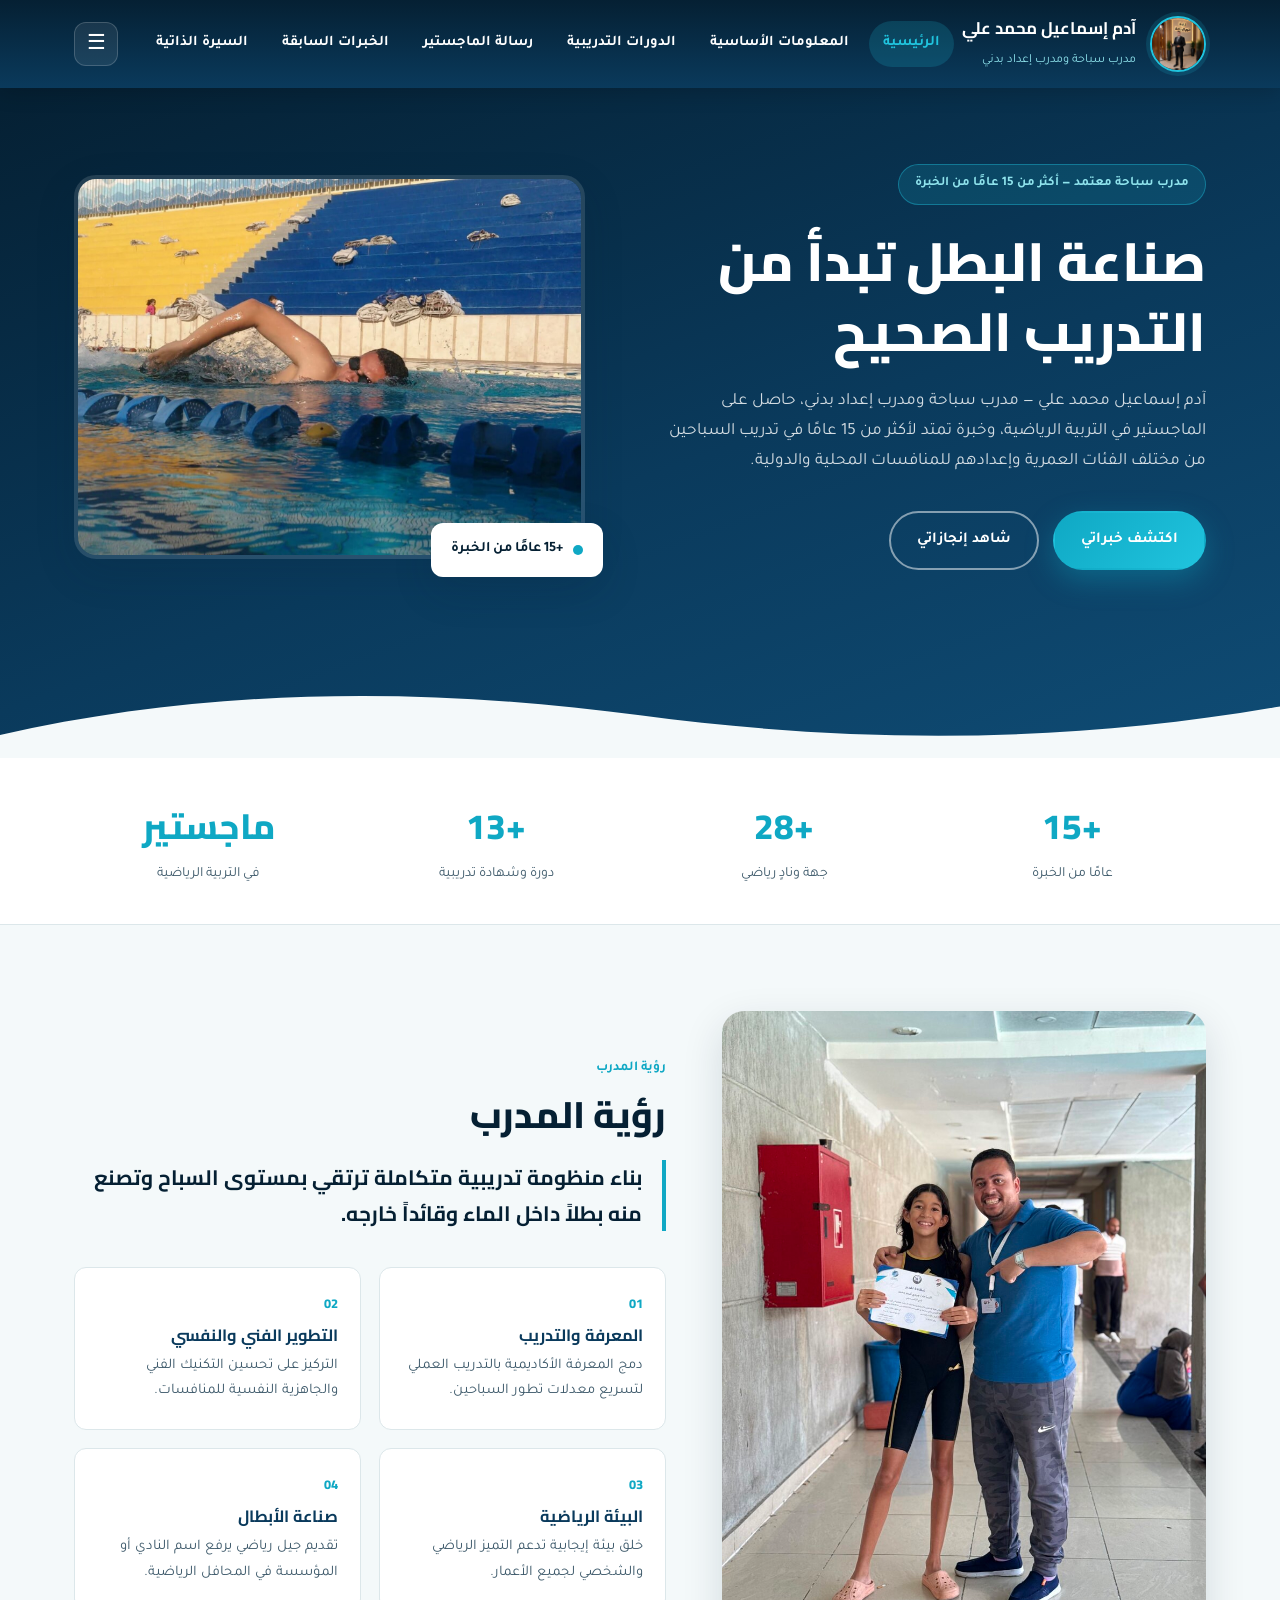
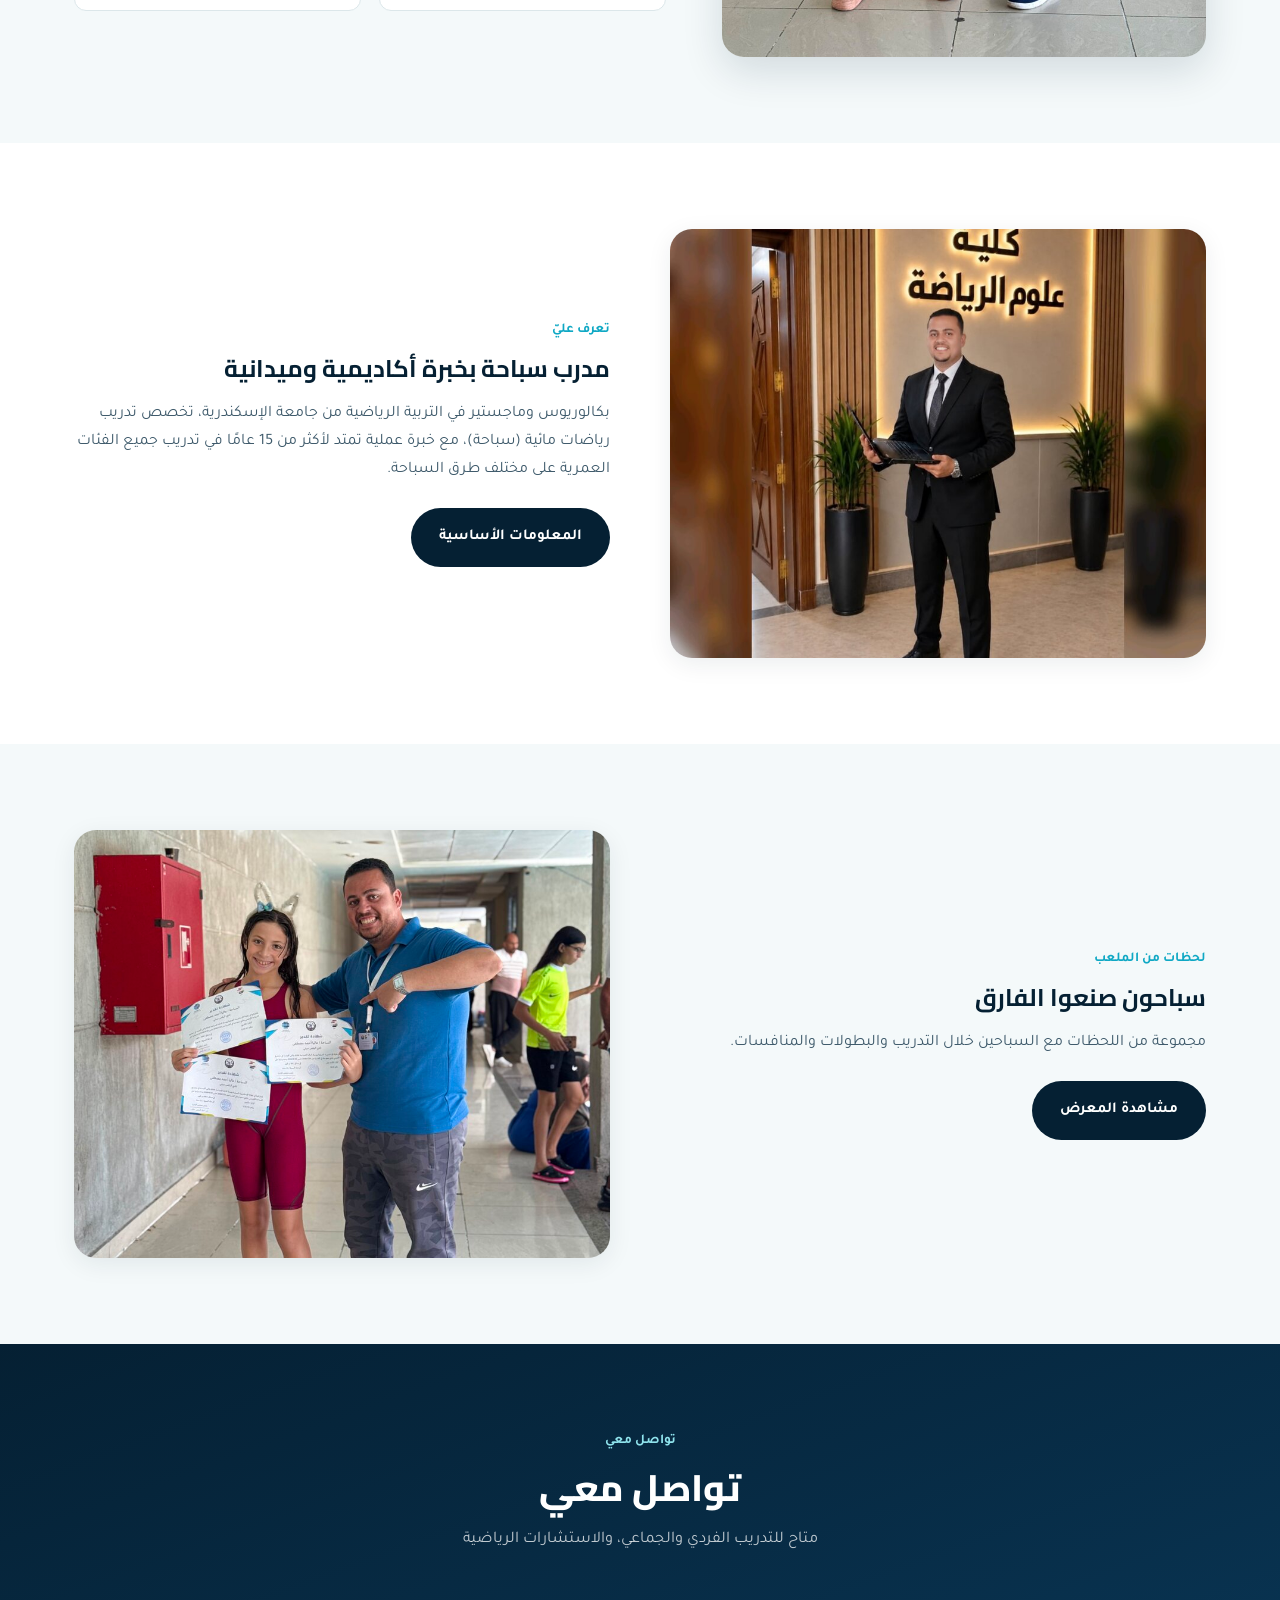
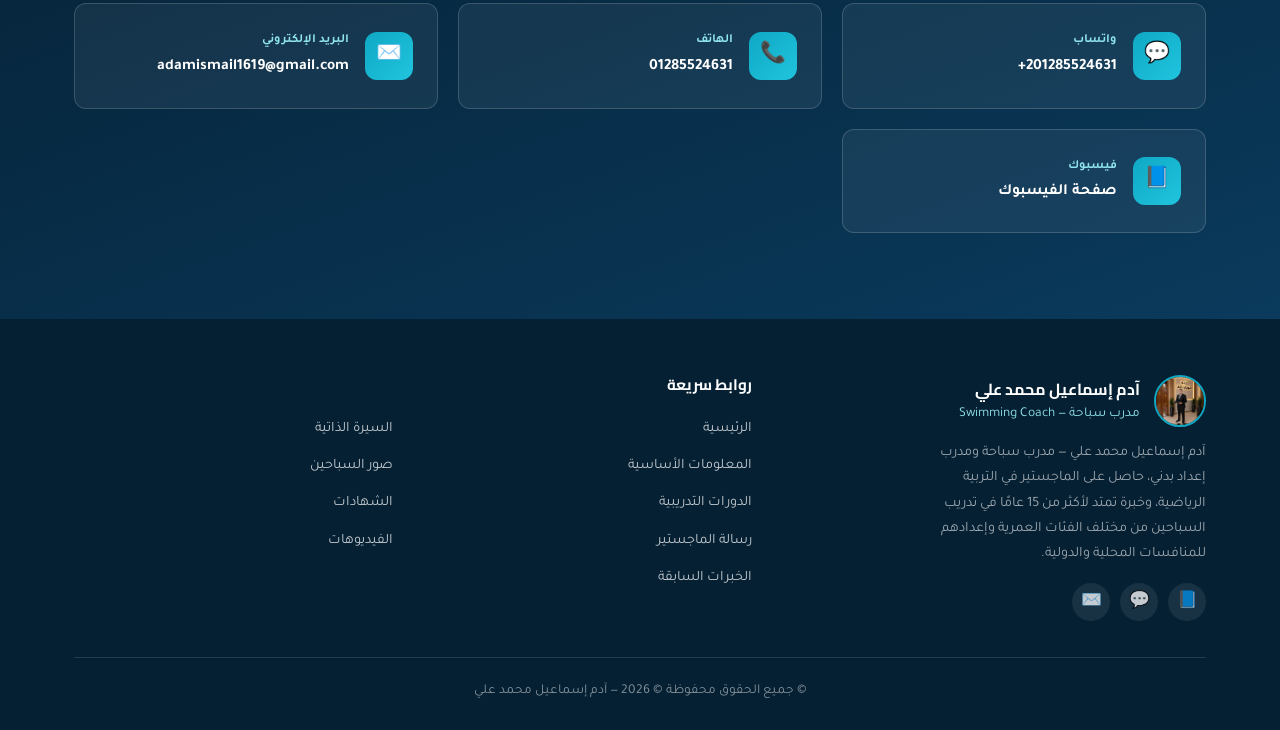
<file: index.html>
<!DOCTYPE html>
<html lang="ar" dir="rtl">
<head>
<meta charset="UTF-8">
<meta name="viewport" content="width=device-width, initial-scale=1.0">
<title>آدم إسماعيل | مدرب سباحة ومدرب إعداد بدني</title>
<meta name="description" content="آدم إسماعيل محمد علي — مدرب سباحة ومدرب إعداد بدني، ماجستير تربية رياضية، خبرة أكثر من 15 عامًا في تدريب السباحين وإعدادهم للمنافسات.">
<link rel="icon" href="data:image/svg+xml,<svg xmlns=%22http://www.w3.org/2000/svg%22 viewBox=%220 0 100 100%22><text y=%22.9em%22 font-size=%2290%22>🏊</text></svg>">
<link rel="stylesheet" href="css/style.css">
</head>
<body data-page-title="">

<header class="site-header" id="site-header"></header>

<main>

  <!-- HERO -->
  <section class="hero">
    <div class="hero-inner">
      <div class="hero-copy">
        <span class="hero-eyebrow" data-i18n="hero.eyebrow">مدرب سباحة معتمد</span>
        <h1 data-i18n="hero.title">صناعة البطل تبدأ من التدريب الصحيح</h1>
        <p class="subtitle" data-i18n="hero.subtitle">آدم إسماعيل محمد علي — مدرب سباحة ومدرب إعداد بدني</p>
        <div class="hero-actions">
          <a href="experience.html" class="btn btn-primary" data-i18n="hero.ctaPrimary">اكتشف خبراتي</a>
          <a href="gallery.html" class="btn btn-ghost" data-i18n="hero.ctaSecondary">شاهد إنجازاتي</a>
        </div>
      </div>
      <div class="hero-media">
        <div class="hero-media-main">
          <img src="hero-swimmer-action.jpg" alt="سباح أثناء التدريب">
        </div>
        <div class="hero-media-tag" id="heroMediaTag">
          <span class="dot"></span>
          <span id="heroMediaTagText">15+ عامًا من الخبرة</span>
        </div>
      </div>
    </div>
    <div class="wave-divider">
      <svg viewBox="0 0 1440 90" preserveAspectRatio="none"><path fill="#F4F9FA" d="M0,64 C240,10 480,10 720,42 C960,74 1200,74 1440,32 L1440,90 L0,90 Z"></path></svg>
    </div>
  </section>

  <!-- STATS -->
  <section class="stats-bar">
    <div class="container">
      <div class="stats-grid" id="statsGrid"></div>
    </div>
  </section>

  <!-- VISION -->
  <section class="section section-sand">
    <div class="container">
      <div class="vision-layout">
        <div class="vision-image">
          <img src="hero-coach-swimmer.jpg" alt="المدرب مع أحد السباحين">
        </div>
        <div>
          <span class="eyebrow" data-i18n="vision.title">رؤية المدرب</span>
          <h2 class="section-title" data-i18n="vision.title">رؤية المدرب</h2>
          <p class="vision-statement" data-i18n="vision.statement">بناء منظومة تدريبية متكاملة...</p>
          <div class="vision-cards" id="visionCards"></div>
        </div>
      </div>
    </div>
  </section>

  <!-- ABOUT TEASER -->
  <section class="section section-white">
    <div class="container">
      <div class="teaser">
        <div class="teaser-media">
          <img src="adam-profile.jpg" alt="آدم إسماعيل">
        </div>
        <div class="teaser-text">
          <span class="eyebrow" data-i18n="homeSections.aboutTeaser.eyebrow">تعرف عليّ</span>
          <h2 data-i18n="homeSections.aboutTeaser.title">مدرب سباحة بخبرة أكاديمية وميدانية</h2>
          <p data-i18n="homeSections.aboutTeaser.text">نبذة</p>
          <a href="about.html" class="btn btn-dark" data-i18n="homeSections.aboutTeaser.cta">المعلومات الأساسية</a>
        </div>
      </div>
    </div>
  </section>

  <!-- GALLERY TEASER -->
  <section class="section section-sand">
    <div class="container">
      <div class="teaser reverse">
        <div class="teaser-media">
          <img src="gallery-05.jpg" alt="سباحون">
        </div>
        <div class="teaser-text">
          <span class="eyebrow" data-i18n="homeSections.galleryTeaser.eyebrow">لحظات من الملعب</span>
          <h2 data-i18n="homeSections.galleryTeaser.title">سباحون صنعوا الفارق</h2>
          <p data-i18n="homeSections.galleryTeaser.text">نبذة</p>
          <a href="gallery.html" class="btn btn-dark" data-i18n="homeSections.galleryTeaser.cta">مشاهدة المعرض</a>
        </div>
      </div>
    </div>
  </section>

  <!-- CONTACT -->
  <section class="section section-navy">
    <div class="container">
      <div class="section-head center">
        <span class="eyebrow" data-i18n="contact.title">تواصل معي</span>
        <h2 class="section-title" data-i18n="contact.title">تواصل معي</h2>
        <p class="section-sub" data-i18n="contact.subtitle">نبذة</p>
      </div>
      <div class="contact-grid" id="contactGrid"></div>
    </div>
  </section>

</main>

<footer class="site-footer" id="site-footer"></footer>

<script src="js/translations.js"></script>
<script src="js/main.js"></script>
<script>
function renderPageContent(lang){
  const stats = SITE_DATA.stats[lang];
  document.getElementById('heroMediaTagText').textContent = stats[0].number + ' ' + stats[0].label;
  document.getElementById('statsGrid').innerHTML = stats.map(s =>
    `<div class="stat-item"><div class="stat-number">${s.number}</div><div class="stat-label">${s.label}</div></div>`
  ).join('');

  const vision = SITE_DATA.vision[lang];
  document.getElementById('visionCards').innerHTML = vision.cards.map((c,i) =>
    `<div class="vision-card"><span class="num">0${i+1}</span><h3>${c.title}</h3><p>${c.text}</p></div>`
  ).join('');

  const c = SITE_DATA.contact[lang];
  const c2 = SITE_DATA.common[lang];
  const items = [
    { icon:'💬', label:c.whatsapp, value:c.whatsappValue, href:`https://wa.me/${c.whatsappValue.replace('+','')}` },
    { icon:'📞', label:c.phone, value:c.phoneValue, href:`tel:${c.phoneValue}` },
    { icon:'✉️', label:c.email, value:c.emailValue, href:`mailto:${c.emailValue}` },
  ];
  if (c.facebookUrl) items.push({ icon:'📘', label:c.facebook, value: c2.facebookPage, href:c.facebookUrl });
  if (c.instagramUrl) items.push({ icon:'📷', label:c.instagram, value: c2.instagramPage, href:c.instagramUrl });
  if (c.youtubeUrl) items.push({ icon:'▶️', label:c.youtube, value: c2.youtubeChannel, href:c.youtubeUrl });
  document.getElementById('contactGrid').innerHTML = items.map(it => {
    const isNumeric = /^[0-9+@.a-zA-Z_/ -]+$/.test(it.value.trim());
    return `<a class="contact-card" href="${it.href}" target="_blank" rel="noopener">
       <span class="contact-icon">${it.icon}</span>
       <span><span class="label" style="display:block;">${it.label}</span><span class="value${isNumeric ? ' ltr-num' : ''}">${it.value}</span></span>
     </a>`;
  }).join('');
}
window.renderPageContent = renderPageContent;
</script>
</body>
</html>
</file>
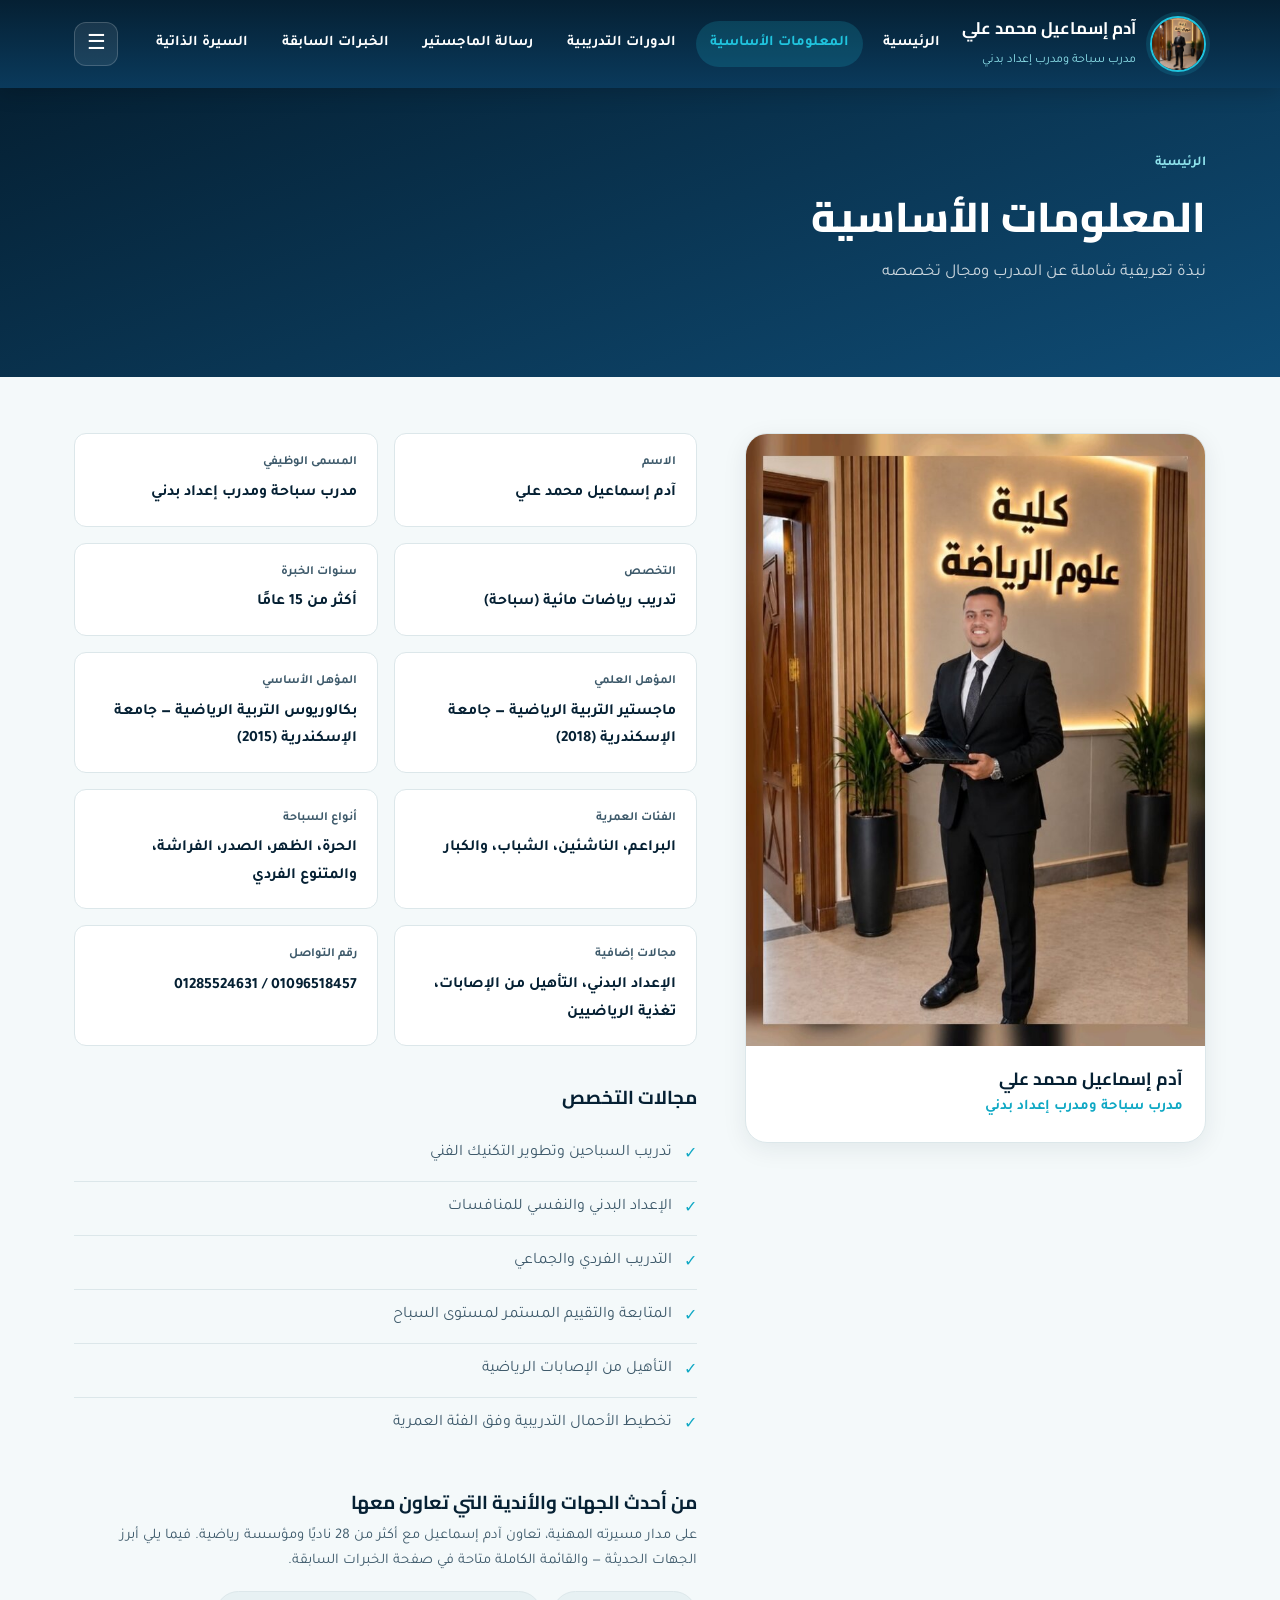
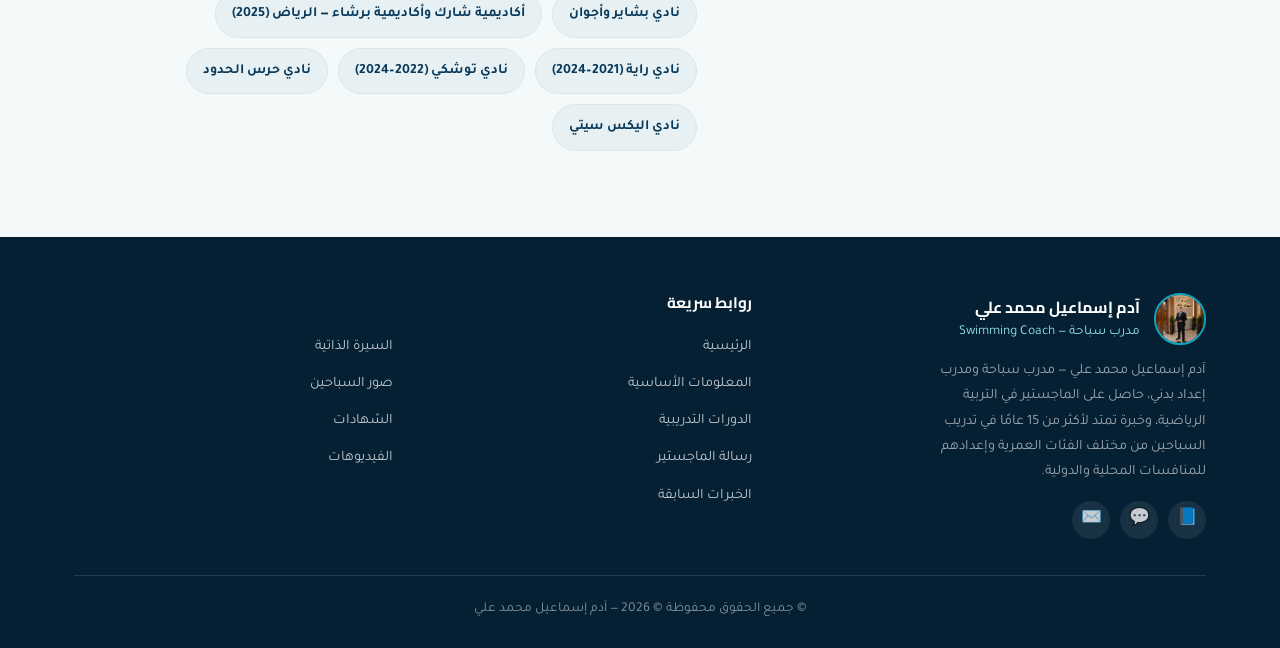
<file: about.html>
<!DOCTYPE html>
<html lang="ar" dir="rtl">
<head>
<meta charset="UTF-8">
<meta name="viewport" content="width=device-width, initial-scale=1.0">
<title>المعلومات الأساسية | آدم إسماعيل</title>
<link rel="icon" href="data:image/svg+xml,<svg xmlns=%22http://www.w3.org/2000/svg%22 viewBox=%220 0 100 100%22><text y=%22.9em%22 font-size=%2290%22>🏊</text></svg>">
<link rel="stylesheet" href="css/style.css">
</head>
<body data-page-title="about.pageTitle">

<header class="site-header" id="site-header"></header>

<main>
  <section class="page-header">
    <div class="container">
      <span class="page-crumb" data-i18n="nav.home">الرئيسية</span>
      <h1 data-i18n="about.pageTitle">المعلومات الأساسية</h1>
      <p data-i18n="about.pageSubtitle">نبذة تعريفية</p>
    </div>
  </section>

  <section class="section section-sand" style="padding-top:56px;">
    <div class="container">
      <div class="info-layout">
        <div class="info-photo-card">
          <img src="adam-profile.jpg" alt="آدم إسماعيل محمد علي">
          <div class="pad">
            <h3 data-i18n="header.name">آدم إسماعيل محمد علي</h3>
            <div class="role" data-i18n="header.role">مدرب سباحة ومدرب إعداد بدني</div>
          </div>
        </div>

        <div>
          <div class="field-grid" id="fieldGrid"></div>

          <h3 style="margin-bottom:18px;" data-i18n="about.specialtiesTitle">مجالات التخصص</h3>
          <ul class="check-list" id="specialtiesList" style="margin-bottom:40px;"></ul>

          <h3 style="margin-bottom:8px;" data-i18n="about.clubsTitle">أحدث الجهات</h3>
          <p style="color:var(--ink-soft); font-size:.92rem; margin-bottom:16px;" data-i18n="about.clubsNote">ملاحظة</p>
          <div class="pill-list" id="clubsList"></div>
        </div>
      </div>
    </div>
  </section>
</main>

<footer class="site-footer" id="site-footer"></footer>

<script src="js/translations.js"></script>
<script src="js/main.js"></script>
<script>
function renderPageContent(lang){
  const a = SITE_DATA.about[lang];

  document.getElementById('fieldGrid').innerHTML = a.fields.map(f => {
    const isNumeric = /^[0-9+\/ ]+$/.test(f.value.trim());
    return `<div class="field-card"><div class="label">${f.label}</div><div class="value${isNumeric ? ' ltr-num' : ''}">${f.value}</div></div>`;
  }).join('');

  document.getElementById('specialtiesList').innerHTML = a.specialties.map(s =>
    `<li><span class="ic">✓</span><span>${s}</span></li>`
  ).join('');

  document.getElementById('clubsList').innerHTML = a.clubs.map(c =>
    `<span class="pill">${c}</span>`
  ).join('');
}
window.renderPageContent = renderPageContent;
</script>
</body>
</html>
</file>
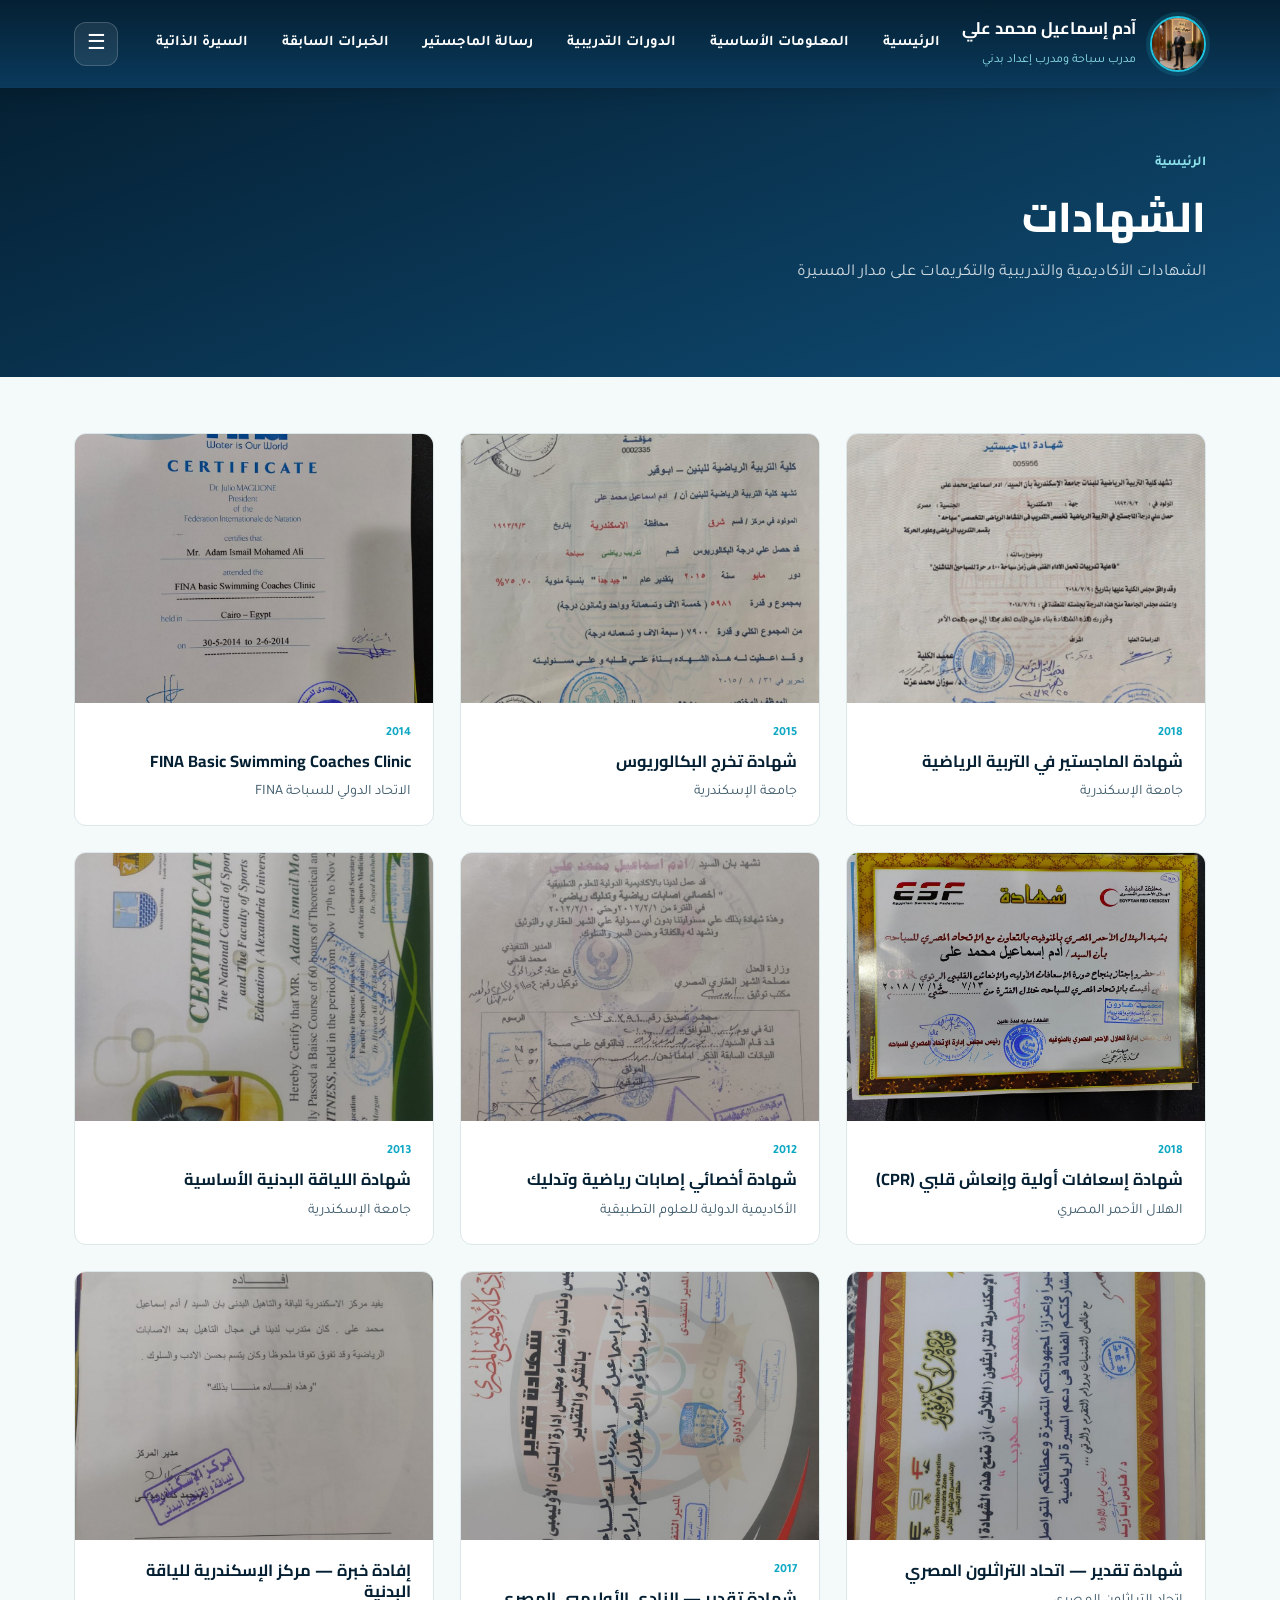
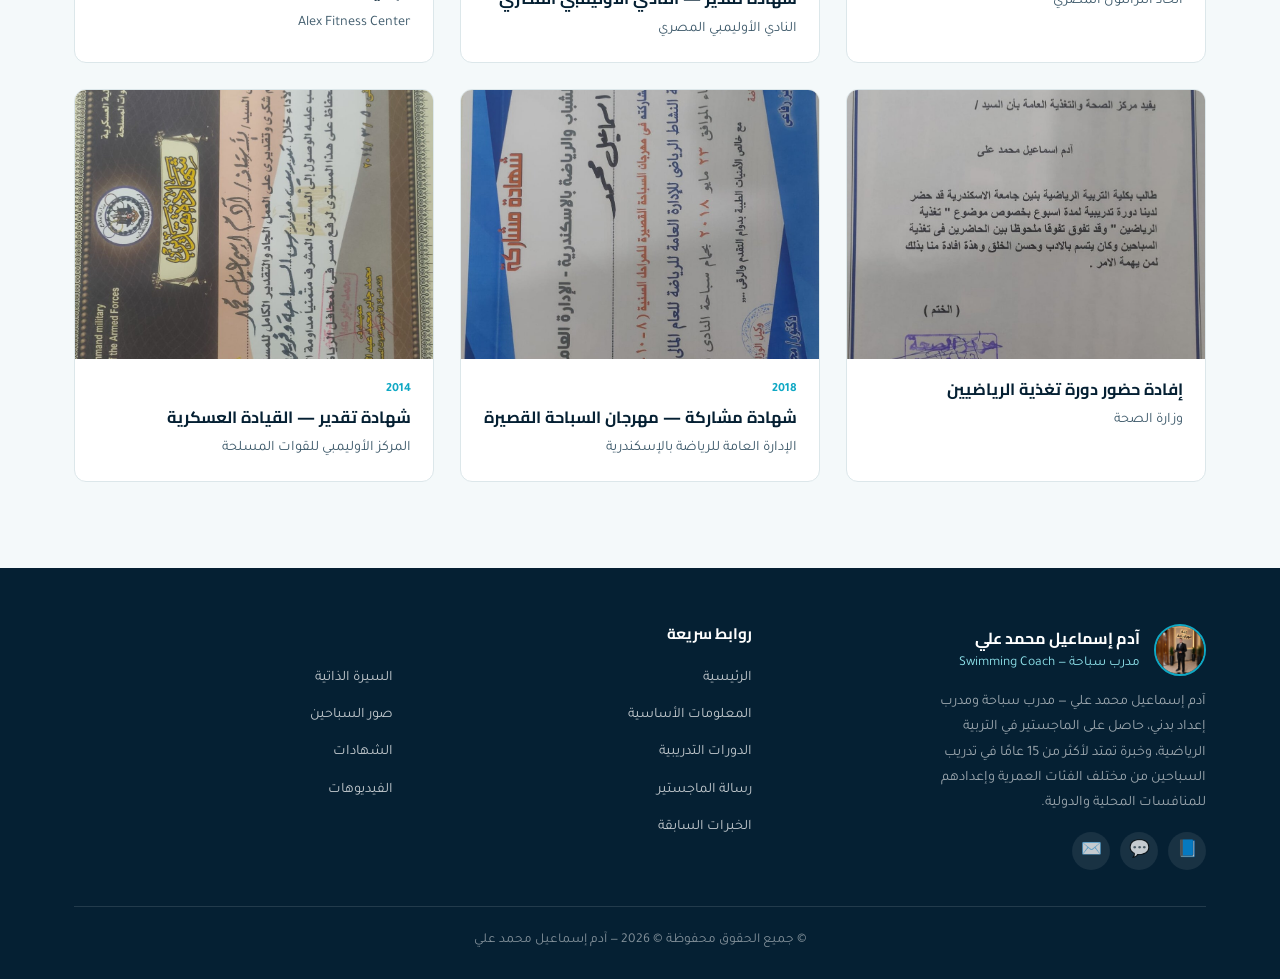
<file: certificates.html>
<!DOCTYPE html>
<html lang="ar" dir="rtl">
<head>
<meta charset="UTF-8">
<meta name="viewport" content="width=device-width, initial-scale=1.0">
<title>الشهادات | آدم إسماعيل</title>
<link rel="icon" href="data:image/svg+xml,<svg xmlns=%22http://www.w3.org/2000/svg%22 viewBox=%220 0 100 100%22><text y=%22.9em%22 font-size=%2290%22>🏊</text></svg>">
<link rel="stylesheet" href="css/style.css">
</head>
<body data-page-title="certificatesPage.title">

<header class="site-header" id="site-header"></header>

<main>
  <section class="page-header">
    <div class="container">
      <span class="page-crumb" data-i18n="nav.home">الرئيسية</span>
      <h1 data-i18n="certificatesPage.title">الشهادات</h1>
      <p data-i18n="certificatesPage.subtitle">الشهادات الأكاديمية والتدريبية</p>
    </div>
  </section>

  <section class="section section-sand" style="padding-top:56px;">
    <div class="container">
      <div class="grid-3" id="certGrid"></div>
    </div>
  </section>
</main>

<footer class="site-footer" id="site-footer"></footer>

<script src="js/translations.js"></script>
<script src="js/main.js"></script>
<script>
function renderPageContent(lang){
  const list = SITE_DATA.certificates[lang];
  document.getElementById('certGrid').innerHTML = list.map(c => `
    <div class="card" style="cursor:pointer;" onclick="openImageLightbox('${c.image}', '${escapeStr(c.title)}', '${escapeStr(c.issuer)}${c.date ? ' — '+c.date : ''}')">
      <div class="card-media"><img src="${c.image}" alt="${c.title}" loading="lazy"></div>
      <div class="card-body">
        ${c.date ? `<span class="card-tag">${c.date}</span>` : ''}
        <h3>${c.title}</h3>
        <p>${c.issuer}</p>
      </div>
    </div>
  `).join('');
}
function escapeStr(s){ return (s||'').replace(/'/g, "\\'"); }
window.renderPageContent = renderPageContent;
</script>
</body>
</html>
</file>
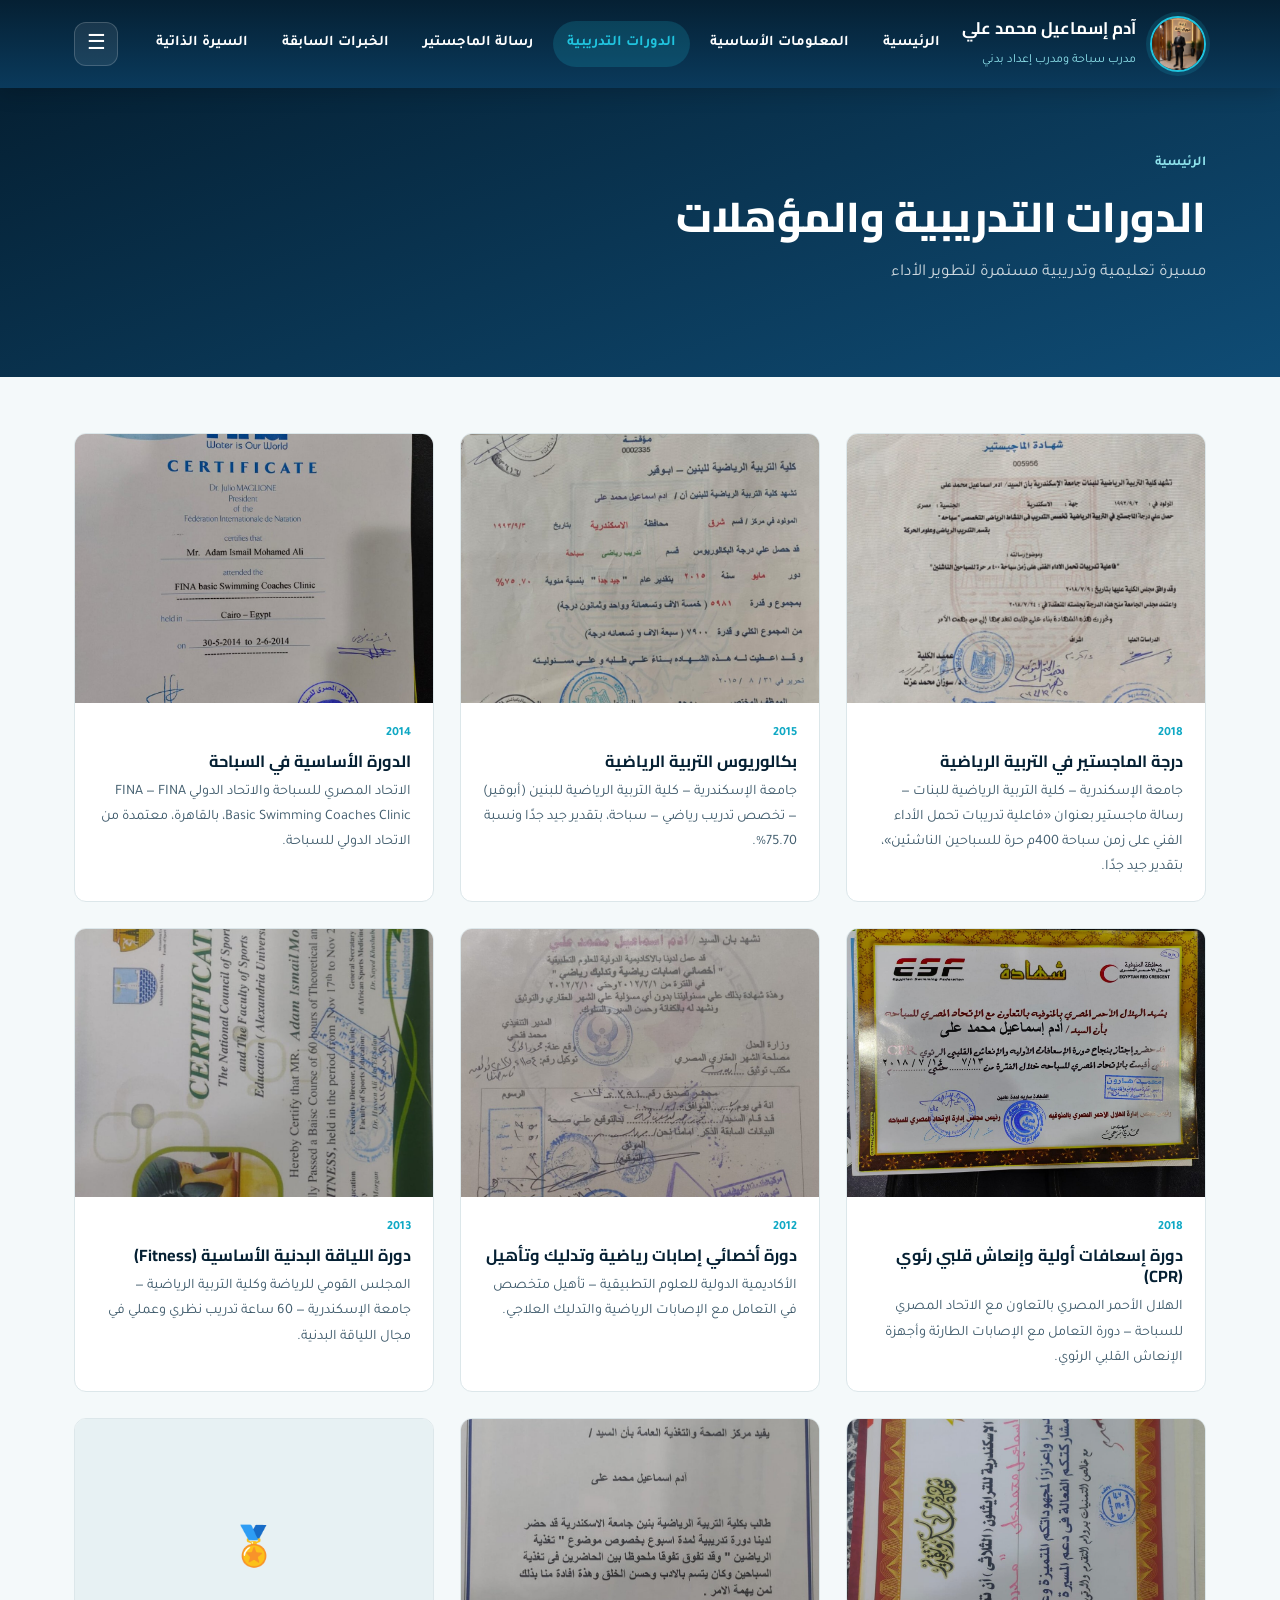
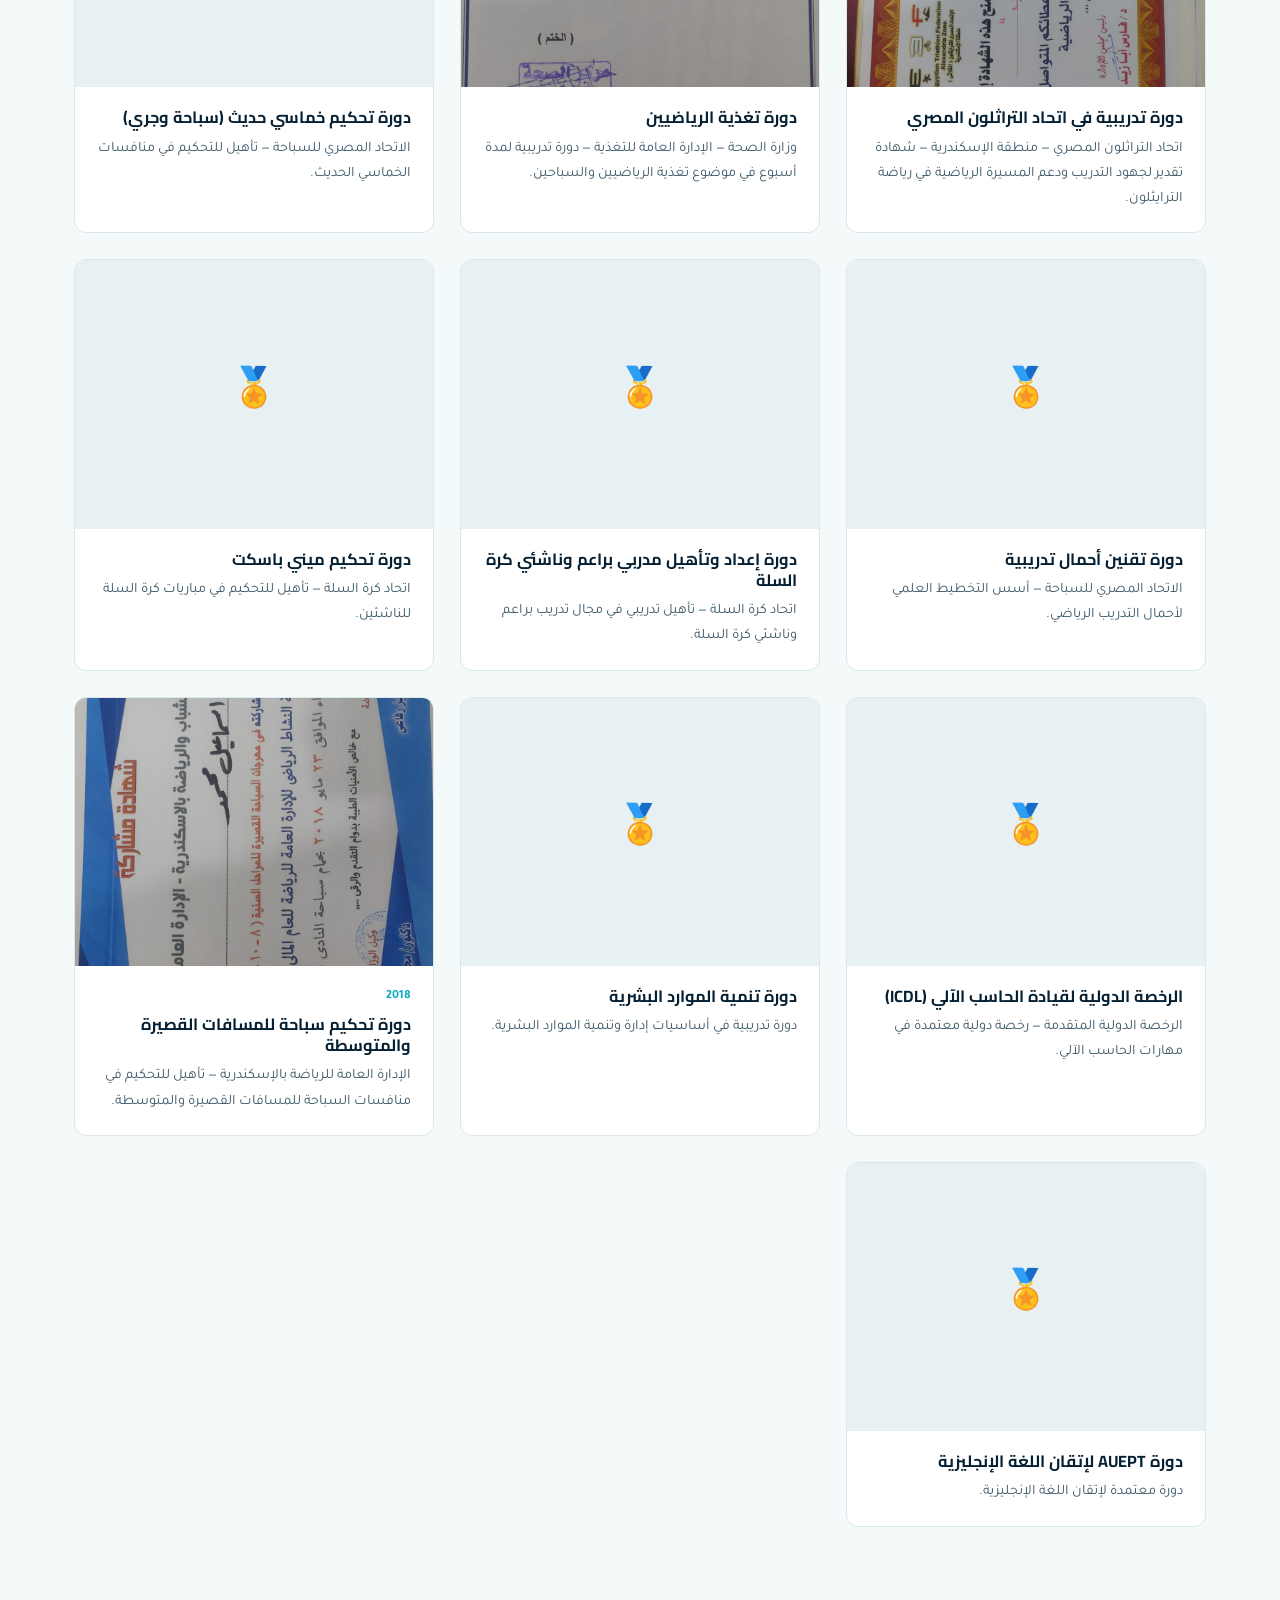
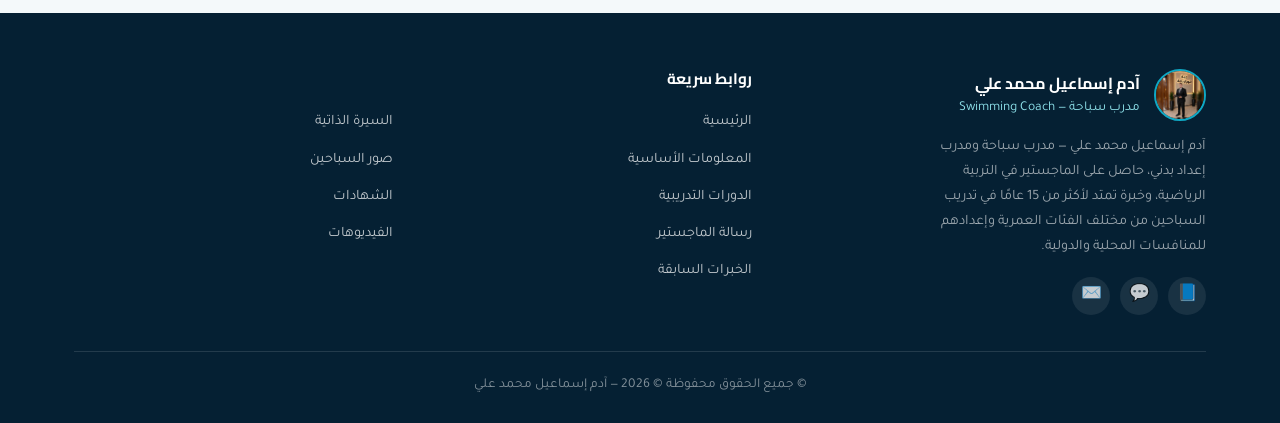
<file: courses.html>
<!DOCTYPE html>
<html lang="ar" dir="rtl">
<head>
<meta charset="UTF-8">
<meta name="viewport" content="width=device-width, initial-scale=1.0">
<title>الدورات التدريبية | آدم إسماعيل</title>
<link rel="icon" href="data:image/svg+xml,<svg xmlns=%22http://www.w3.org/2000/svg%22 viewBox=%220 0 100 100%22><text y=%22.9em%22 font-size=%2290%22>🏊</text></svg>">
<link rel="stylesheet" href="css/style.css">
</head>
<body data-page-title="coursesPage.title">

<header class="site-header" id="site-header"></header>

<main>
  <section class="page-header">
    <div class="container">
      <span class="page-crumb" data-i18n="nav.home">الرئيسية</span>
      <h1 data-i18n="coursesPage.title">الدورات التدريبية والمؤهلات</h1>
      <p data-i18n="coursesPage.subtitle">مسيرة تعليمية</p>
    </div>
  </section>

  <section class="section section-sand" style="padding-top:56px;">
    <div class="container">
      <div class="grid-3" id="coursesGrid"></div>
    </div>
  </section>
</main>

<footer class="site-footer" id="site-footer"></footer>

<script src="js/translations.js"></script>
<script src="js/main.js"></script>
<script>
function renderPageContent(lang){
  const list = SITE_DATA.courses[lang];
  const common = SITE_DATA.common[lang];
  document.getElementById('coursesGrid').innerHTML = list.map((c, i) => {
    const media = c.image
      ? `<div class="card-media"><img src="${c.image}" alt="${c.title}"></div>`
      : `<div class="card-media" style="display:flex;align-items:center;justify-content:center;font-size:2.4rem;">🏅</div>`;
    const clickable = c.image ? ` onclick="openImageLightbox('${c.image}', '${escapeStr(c.title)}', '${escapeStr(c.issuer)} ${c.date ? '— '+c.date : ''}')" style="cursor:pointer;"` : '';
    return `<div class="card"${clickable}>
      ${media}
      <div class="card-body">
        ${c.date ? `<span class="card-tag">${c.date}</span>` : ''}
        <h3>${c.title}</h3>
        <p>${c.issuer ? c.issuer + ' — ' : ''}${c.desc}</p>
      </div>
    </div>`;
  }).join('');
}
function escapeStr(s){ return (s||'').replace(/'/g, "\\'"); }
window.renderPageContent = renderPageContent;
</script>
</body>
</html>
</file>
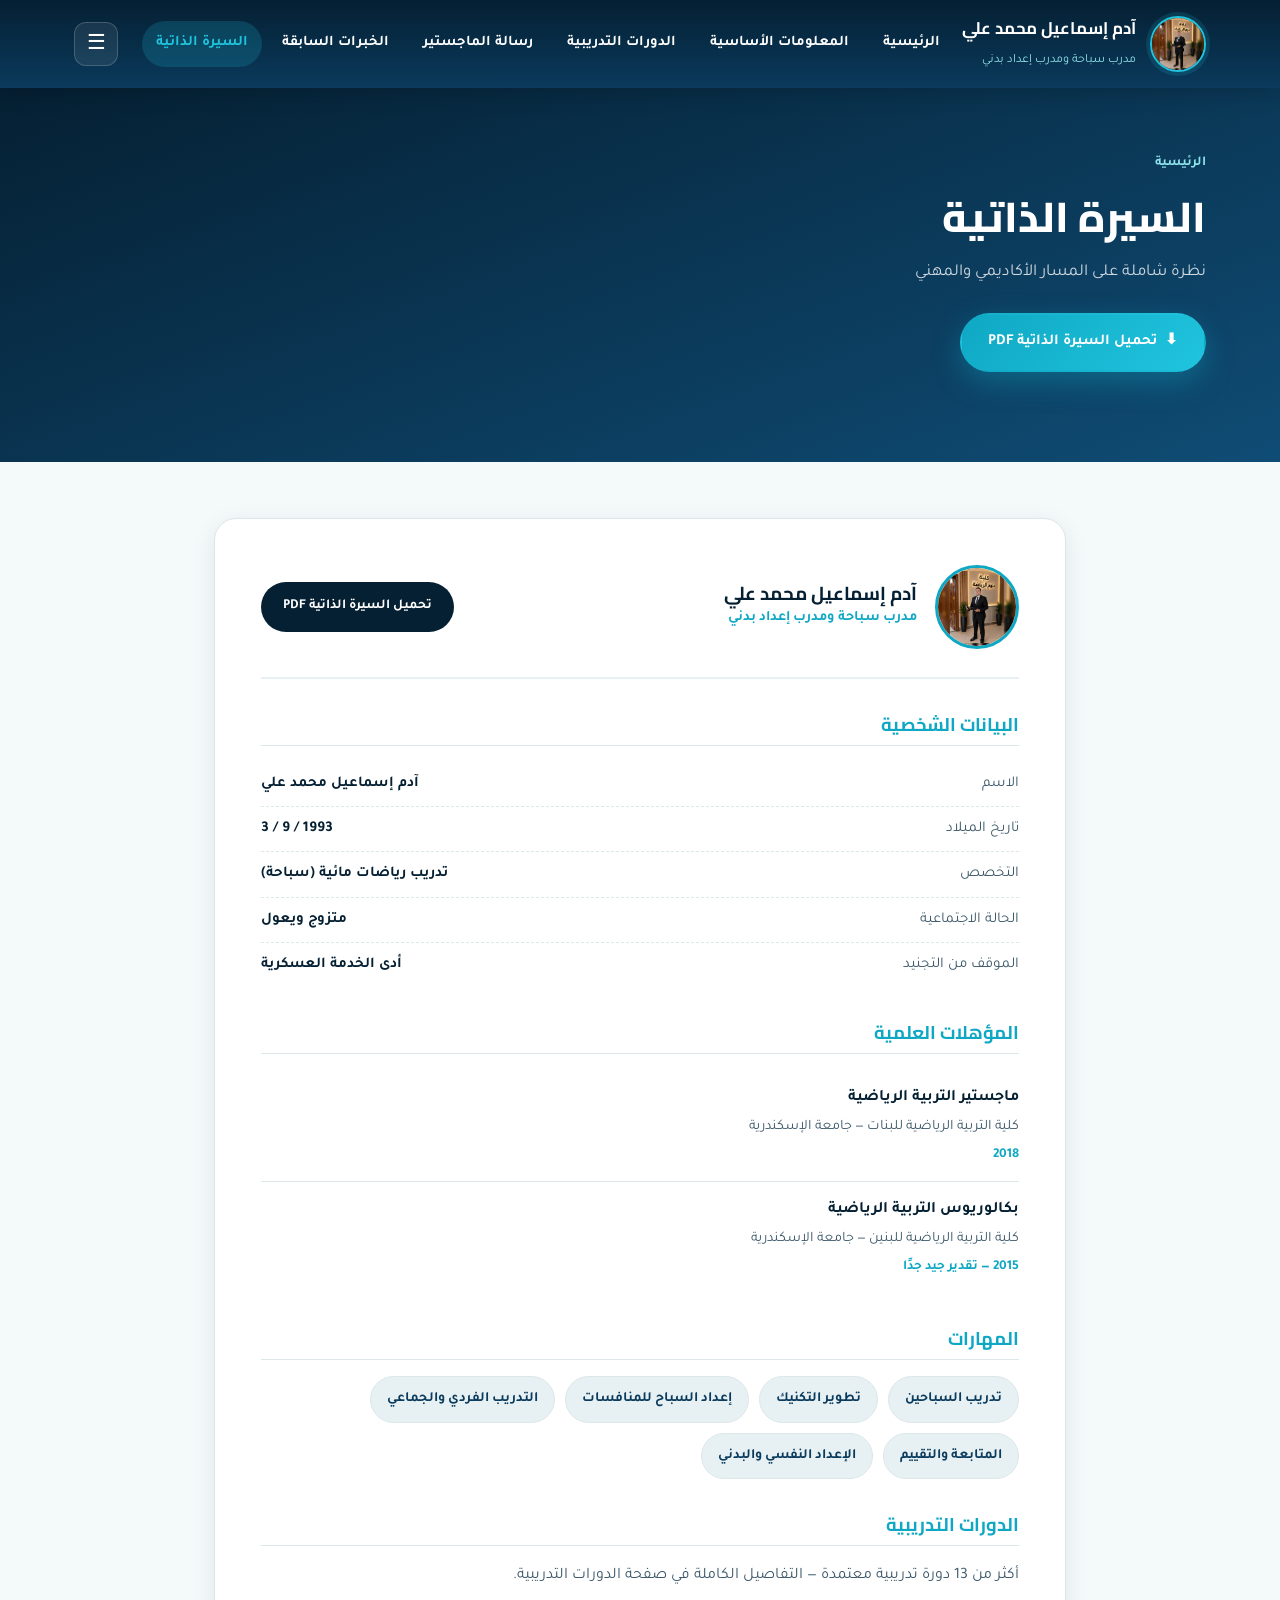
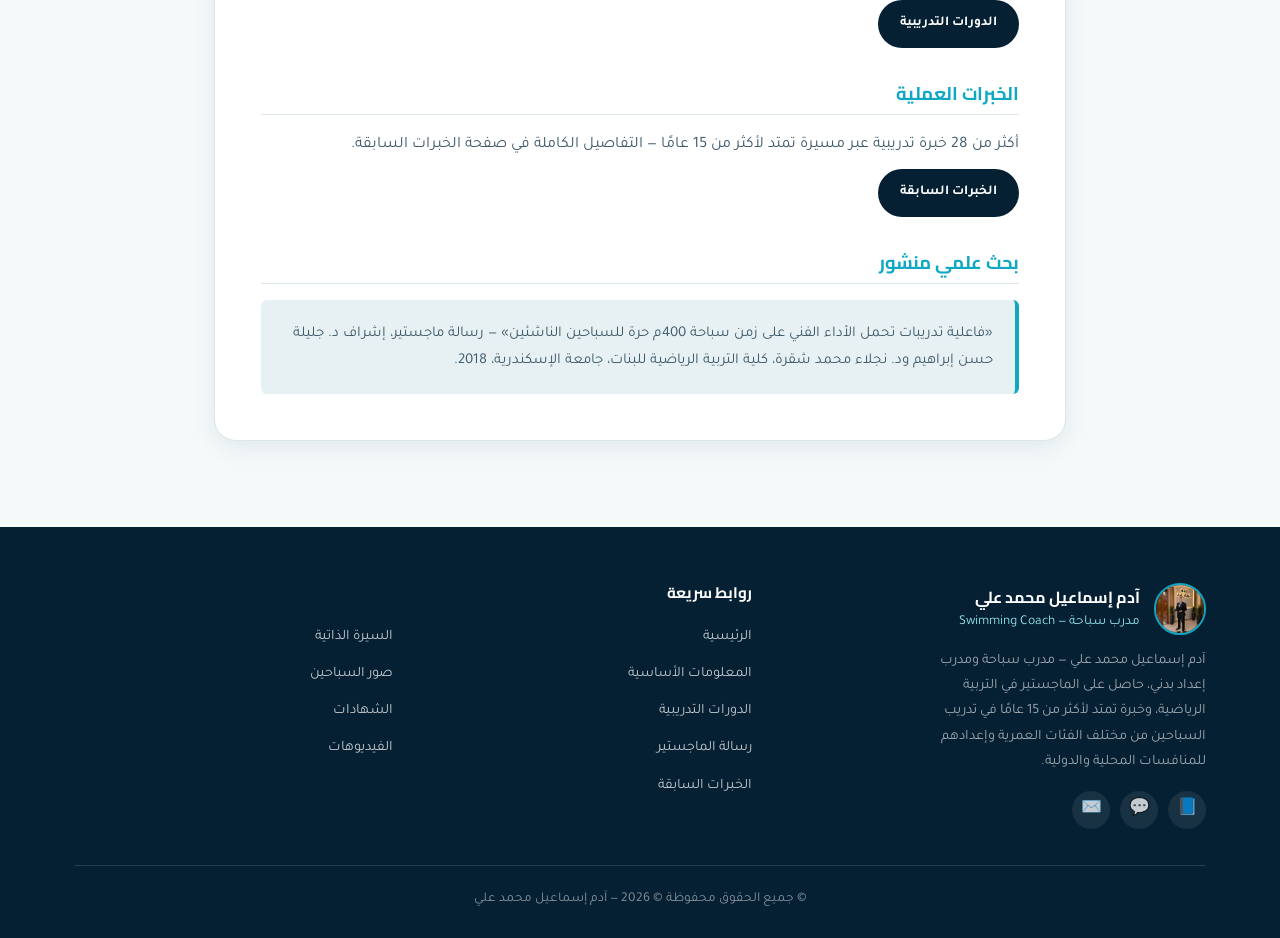
<file: cv.html>
<!DOCTYPE html>
<html lang="ar" dir="rtl">
<head>
<meta charset="UTF-8">
<meta name="viewport" content="width=device-width, initial-scale=1.0">
<title>السيرة الذاتية | آدم إسماعيل</title>
<link rel="icon" href="data:image/svg+xml,<svg xmlns=%22http://www.w3.org/2000/svg%22 viewBox=%220 0 100 100%22><text y=%22.9em%22 font-size=%2290%22>🏊</text></svg>">
<link rel="stylesheet" href="css/style.css">
</head>
<body data-page-title="cvPage.title">

<header class="site-header" id="site-header"></header>

<main>
  <section class="page-header">
    <div class="container">
      <span class="page-crumb" data-i18n="nav.home">الرئيسية</span>
      <h1 data-i18n="cvPage.title">السيرة الذاتية</h1>
      <p data-i18n="cvPage.subtitle">نظرة شاملة</p>
      <div style="margin-top:26px;">
        <a href="CV-Adam-Ismail.pdf" download class="btn btn-primary">
          <span>⬇</span><span data-i18n="cvPage.downloadBtn">تحميل السيرة الذاتية PDF</span>
        </a>
      </div>
    </div>
  </section>

  <section class="section section-sand" style="padding-top:56px;">
    <div class="container" style="max-width:900px;">
      <div class="cv-wrap">

        <div class="cv-top">
          <div class="cv-top-id">
            <span class="cv-photo"><img src="adam-profile.jpg" alt="آدم إسماعيل"></span>
            <div>
              <h3 style="margin:0;" data-i18n="header.name">آدم إسماعيل محمد علي</h3>
              <div style="color:var(--aqua); font-weight:600; font-size:.9rem;" data-i18n="header.role">مدرب سباحة</div>
            </div>
          </div>
          <a href="CV-Adam-Ismail.pdf" download class="btn btn-dark" style="padding:11px 20px; font-size:.85rem;">
            <span data-i18n="cvPage.downloadBtn">تحميل PDF</span>
          </a>
        </div>

        <div class="cv-section">
          <h2 data-i18n="cvPage.personalTitle">البيانات الشخصية</h2>
          <div id="personalRows"></div>
        </div>

        <div class="cv-section">
          <h2 data-i18n="cvPage.qualificationsTitle">المؤهلات العلمية</h2>
          <div id="qualificationsList"></div>
        </div>

        <div class="cv-section">
          <h2 data-i18n="cvPage.skillsTitle">المهارات</h2>
          <div class="pill-list" id="skillsList"></div>
        </div>

        <div class="cv-section">
          <h2 data-i18n="cvPage.coursesTitle">الدورات التدريبية</h2>
          <p id="coursesNote" style="color:var(--ink-soft); margin-bottom:10px;"></p>
          <a href="courses.html" class="btn btn-dark" style="padding:10px 20px; font-size:.85rem;" data-i18n="nav.courses">الدورات التدريبية</a>
        </div>

        <div class="cv-section">
          <h2 data-i18n="cvPage.experienceTitle">الخبرات العملية</h2>
          <p id="experienceNote" style="color:var(--ink-soft); margin-bottom:10px;"></p>
          <a href="experience.html" class="btn btn-dark" style="padding:10px 20px; font-size:.85rem;" data-i18n="nav.experience">الخبرات السابقة</a>
        </div>

        <div class="cv-section">
          <h2 data-i18n="cvPage.researchTitle">بحث علمي منشور</h2>
          <div class="research-box" id="researchBox"></div>
        </div>

      </div>
    </div>
  </section>
</main>

<footer class="site-footer" id="site-footer"></footer>

<script src="js/translations.js"></script>
<script src="js/main.js"></script>
<script>
function renderPageContent(lang){
  const cv = SITE_DATA.cvPage[lang];

  document.getElementById('personalRows').innerHTML = cv.personal.map(p => {
    const isNumeric = /^[0-9+\/ ]+$/.test(p.value.trim());
    return `<div class="cv-row"><span class="k">${p.label}</span><span class="v${isNumeric ? ' ltr-num' : ''}">${p.value}</span></div>`;
  }).join('');

  document.getElementById('qualificationsList').innerHTML = cv.qualifications.map(q => `
    <div class="qual-item">
      <div class="degree">${q.degree}</div>
      <div class="place">${q.place}</div>
      <div class="year">${q.year}</div>
    </div>
  `).join('');

  document.getElementById('skillsList').innerHTML = cv.skills.map(s => `<span class="pill">${s}</span>`).join('');

  document.getElementById('coursesNote').textContent = cv.coursesNote;
  document.getElementById('experienceNote').textContent = cv.experienceNote;
  document.getElementById('researchBox').textContent = cv.researchText;
}
window.renderPageContent = renderPageContent;
</script>
</body>
</html>
</file>
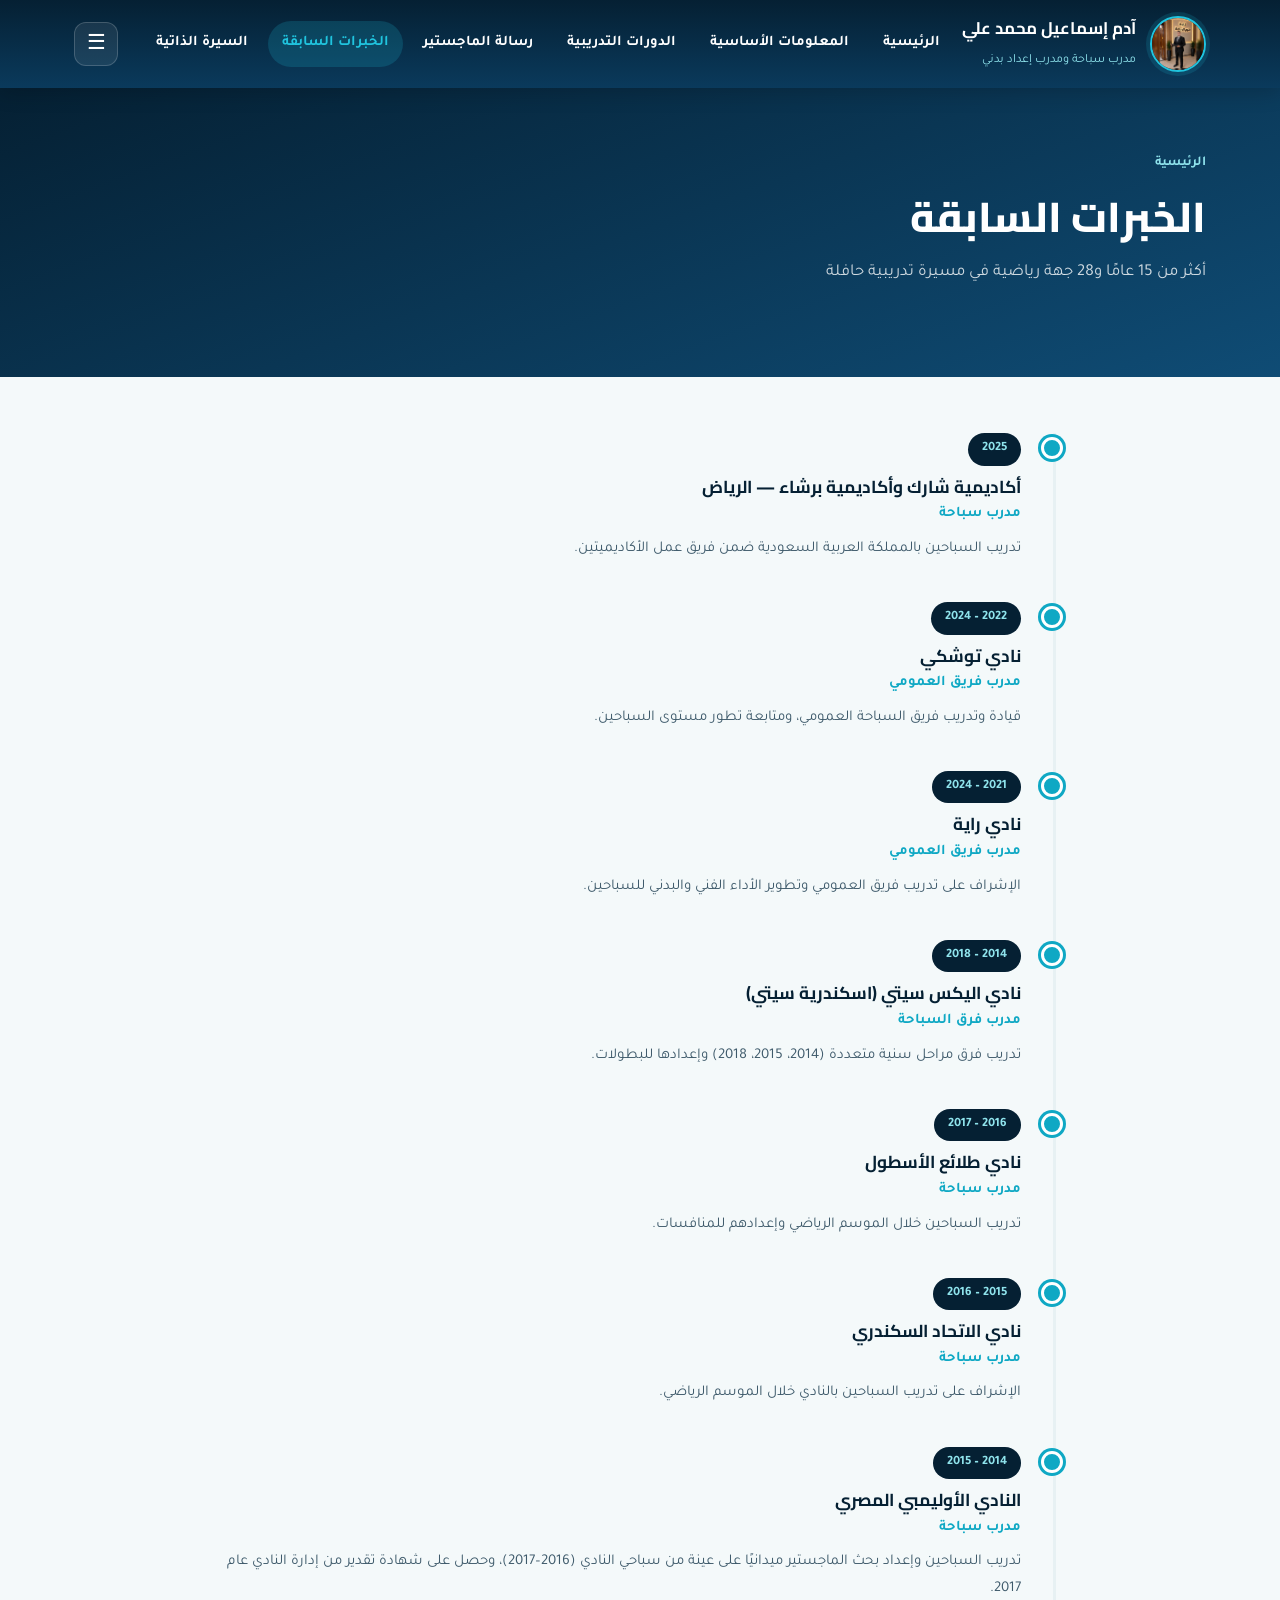
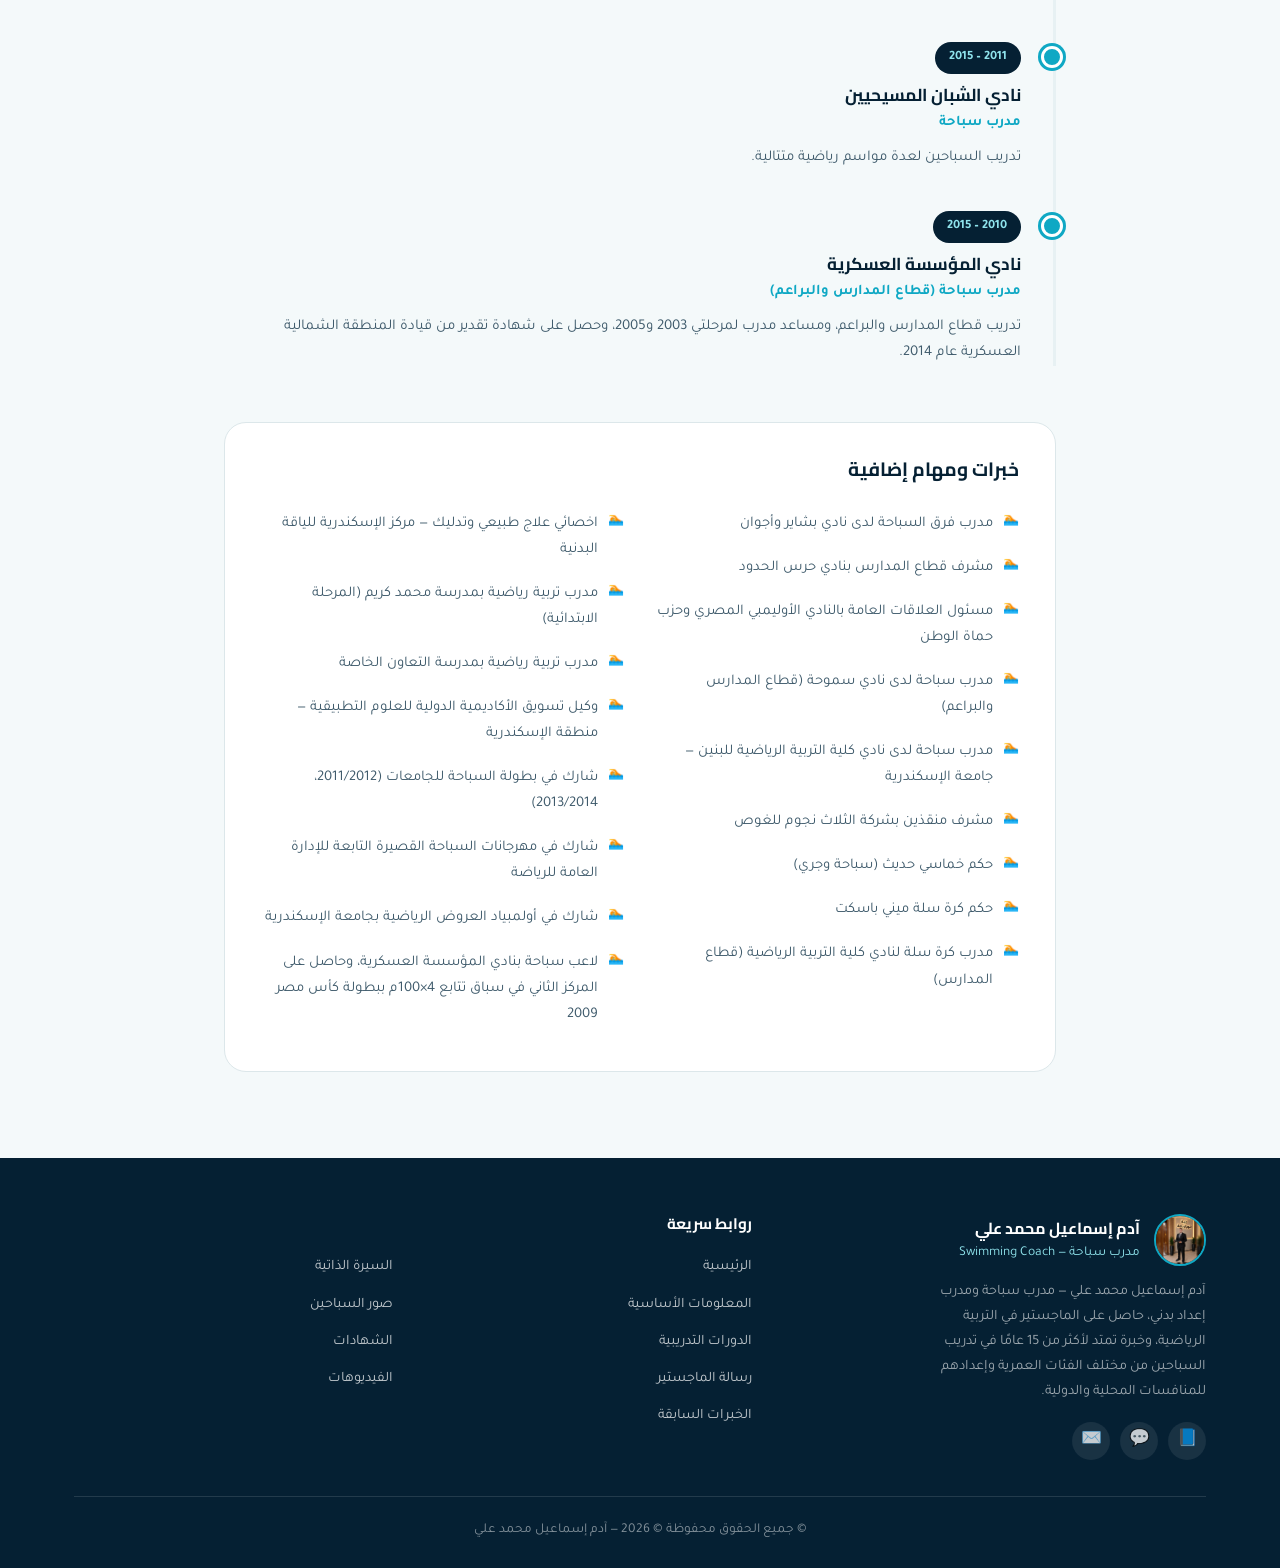
<file: experience.html>
<!DOCTYPE html>
<html lang="ar" dir="rtl">
<head>
<meta charset="UTF-8">
<meta name="viewport" content="width=device-width, initial-scale=1.0">
<title>الخبرات السابقة | آدم إسماعيل</title>
<link rel="icon" href="data:image/svg+xml,<svg xmlns=%22http://www.w3.org/2000/svg%22 viewBox=%220 0 100 100%22><text y=%22.9em%22 font-size=%2290%22>🏊</text></svg>">
<link rel="stylesheet" href="css/style.css">
</head>
<body data-page-title="experiencePage.title">

<header class="site-header" id="site-header"></header>

<main>
  <section class="page-header">
    <div class="container">
      <span class="page-crumb" data-i18n="nav.home">الرئيسية</span>
      <h1 data-i18n="experiencePage.title">الخبرات السابقة</h1>
      <p data-i18n="experiencePage.subtitle">مسيرة حافلة</p>
    </div>
  </section>

  <section class="section section-sand" style="padding-top:56px;">
    <div class="container" style="max-width:880px;">
      <div class="timeline" id="timelineList"></div>

      <div class="extra-experience">
        <h3 id="extraTitle">خبرات ومهام إضافية</h3>
        <ul class="extra-grid" id="extraList"></ul>
      </div>
    </div>
  </section>
</main>

<footer class="site-footer" id="site-footer"></footer>

<script src="js/translations.js"></script>
<script src="js/main.js"></script>
<script>
function renderPageContent(lang){
  const timeline = SITE_DATA.experienceTimeline[lang];
  document.getElementById('timelineList').innerHTML = timeline.map(item => `
    <div class="timeline-item">
      <span class="timeline-period">${item.period}</span>
      <h3>${item.org}</h3>
      <div class="role">${item.role}</div>
      <p>${item.text}</p>
    </div>
  `).join('');

  const extra = SITE_DATA.experienceExtra[lang];
  document.getElementById('extraTitle').textContent = extra.title;
  document.getElementById('extraList').innerHTML = extra.items.map(i => `<li>${i}</li>`).join('');
}
window.renderPageContent = renderPageContent;
</script>
</body>
</html>
</file>
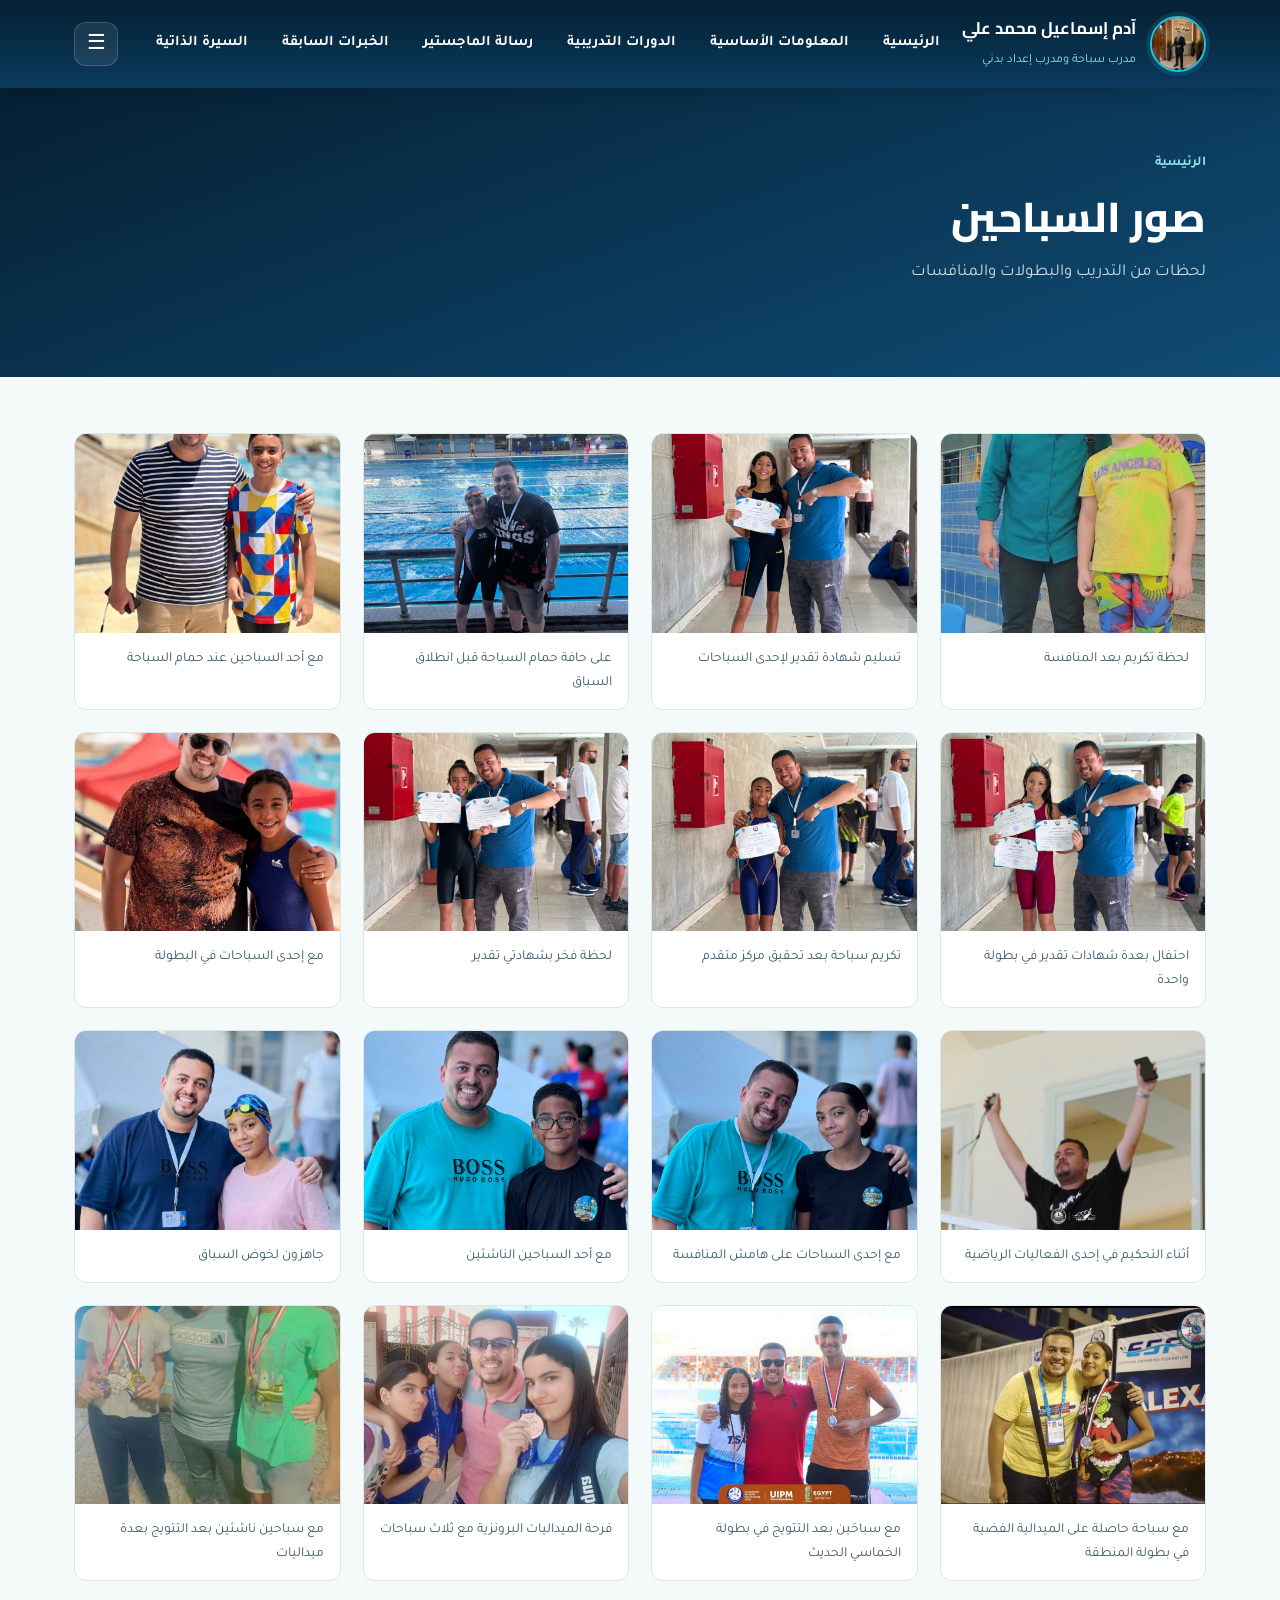
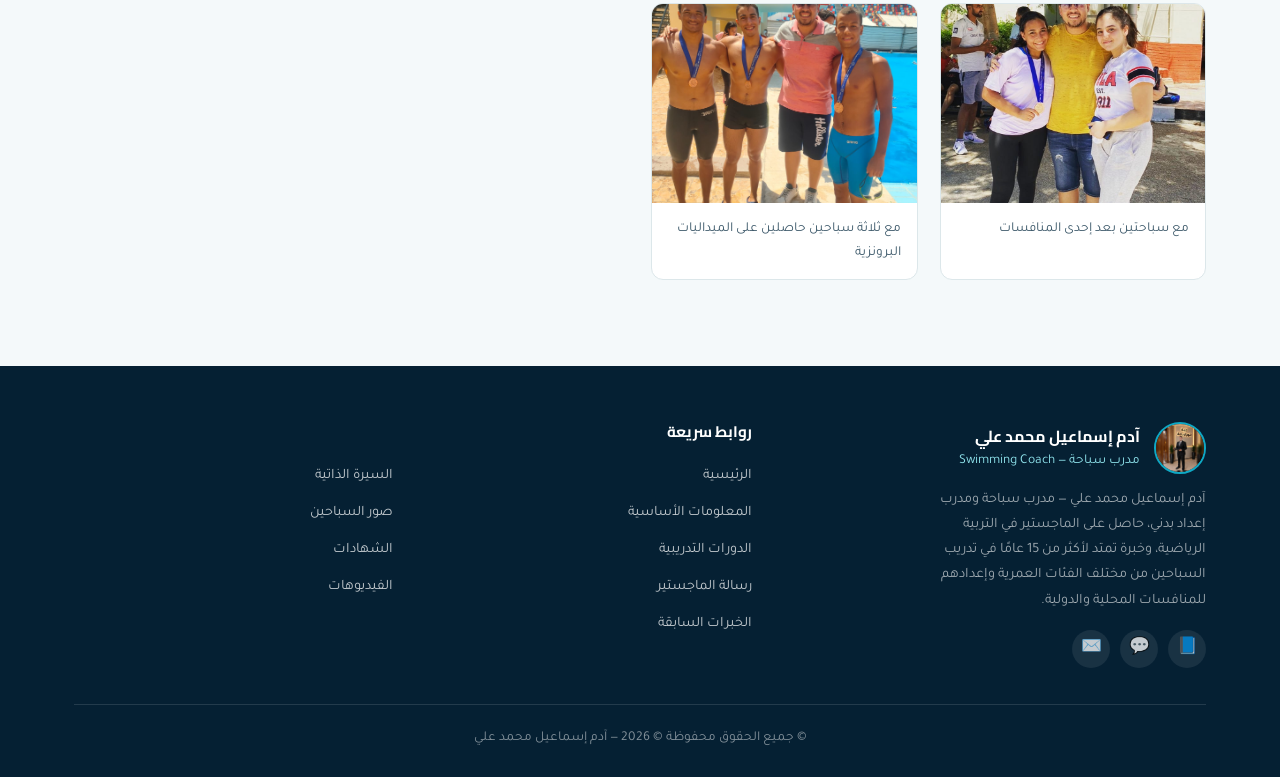
<file: gallery.html>
<!DOCTYPE html>
<html lang="ar" dir="rtl">
<head>
<meta charset="UTF-8">
<meta name="viewport" content="width=device-width, initial-scale=1.0">
<title>صور السباحين | آدم إسماعيل</title>
<link rel="icon" href="data:image/svg+xml,<svg xmlns=%22http://www.w3.org/2000/svg%22 viewBox=%220 0 100 100%22><text y=%22.9em%22 font-size=%2290%22>🏊</text></svg>">
<link rel="stylesheet" href="css/style.css">
</head>
<body data-page-title="galleryPage.title">

<header class="site-header" id="site-header"></header>

<main>
  <section class="page-header">
    <div class="container">
      <span class="page-crumb" data-i18n="nav.home">الرئيسية</span>
      <h1 data-i18n="galleryPage.title">صور السباحين</h1>
      <p data-i18n="galleryPage.subtitle">لحظات من التدريب</p>
    </div>
  </section>

  <section class="section section-sand" style="padding-top:56px;">
    <div class="container">
      <div class="grid-4" id="galleryGrid"></div>
    </div>
  </section>
</main>

<footer class="site-footer" id="site-footer"></footer>

<script src="js/translations.js"></script>
<script src="js/main.js"></script>
<script>
function renderPageContent(lang){
  const list = SITE_DATA.gallery[lang];
  document.getElementById('galleryGrid').innerHTML = list.map(g => `
    <div class="card" style="cursor:pointer;" onclick="openImageLightbox('${g.image}', '', '${escapeStr(g.caption)}')">
      <div class="card-media"><img src="${g.image}" alt="${g.caption}" loading="lazy"></div>
      <div class="card-body" style="padding:14px 16px;">
        <p style="font-size:.86rem;">${g.caption}</p>
      </div>
    </div>
  `).join('');
}
function escapeStr(s){ return (s||'').replace(/'/g, "\\'"); }
window.renderPageContent = renderPageContent;
</script>
</body>
</html>
</file>
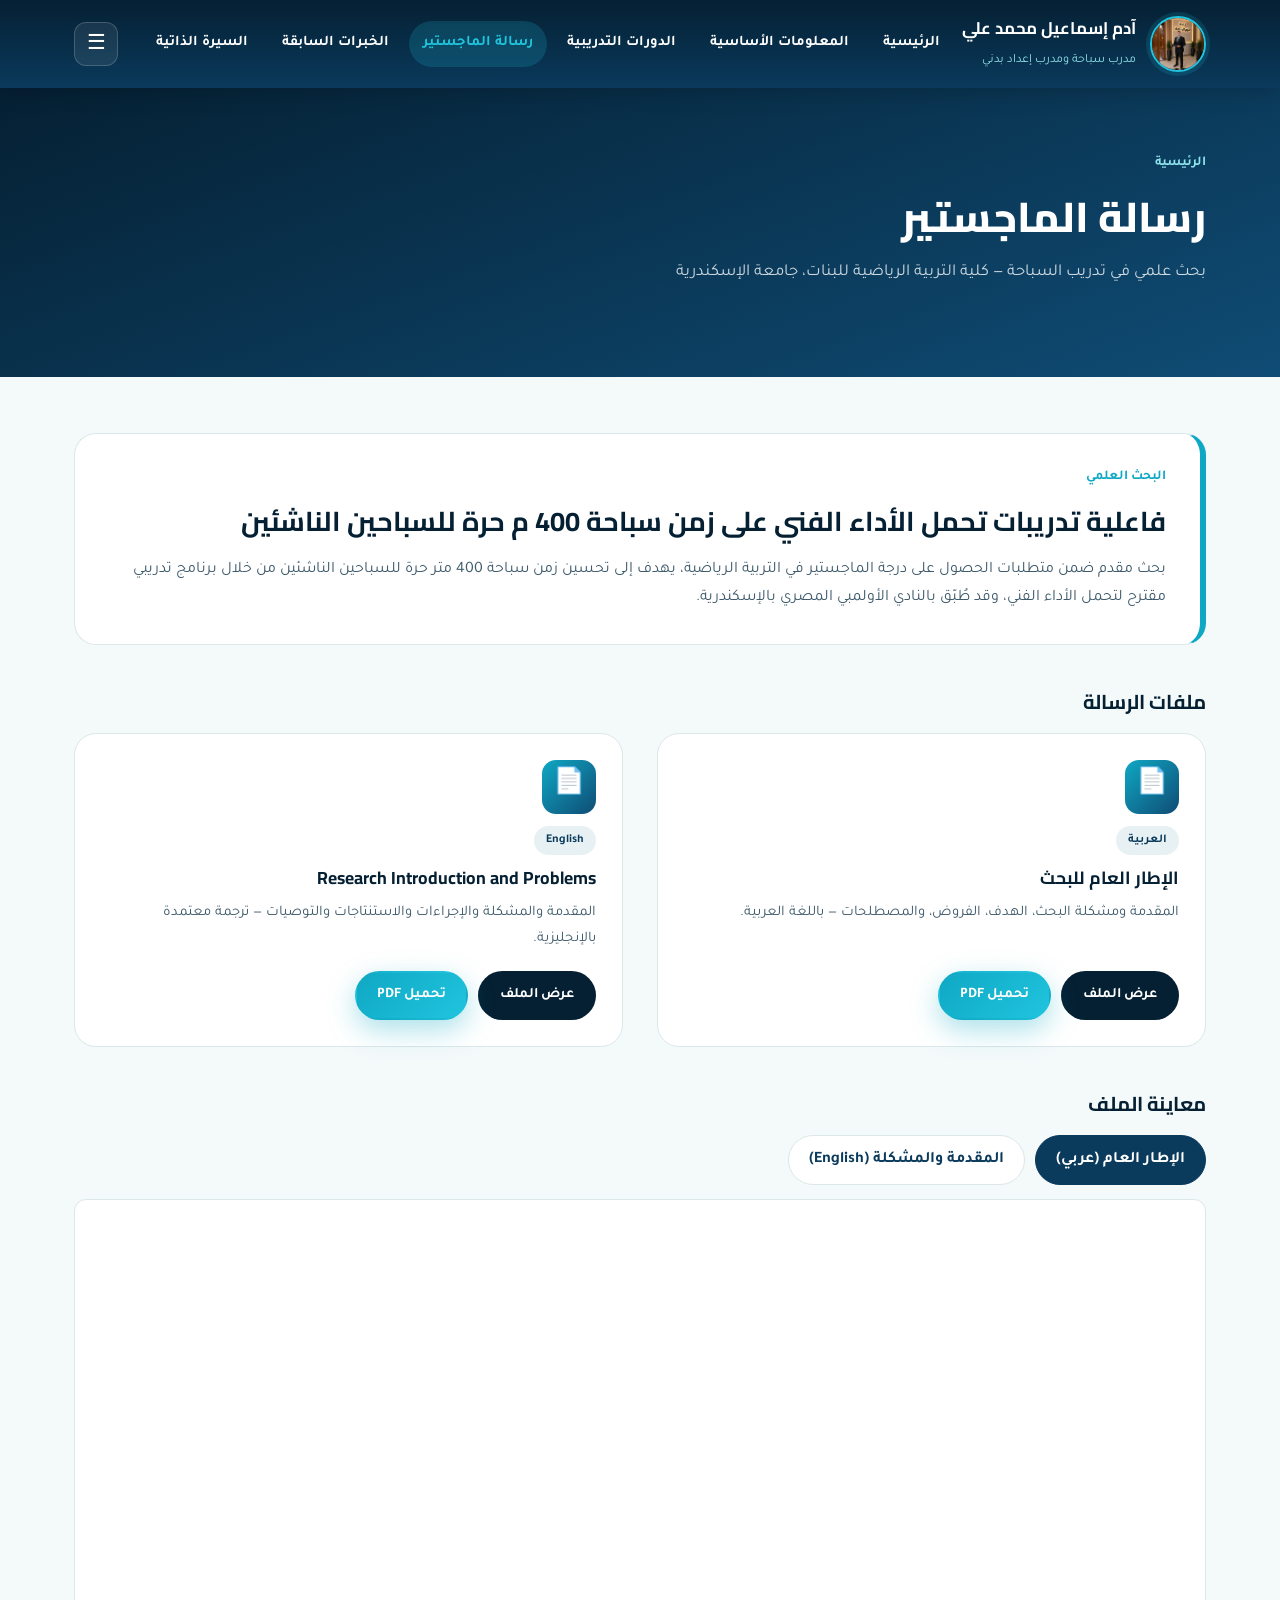
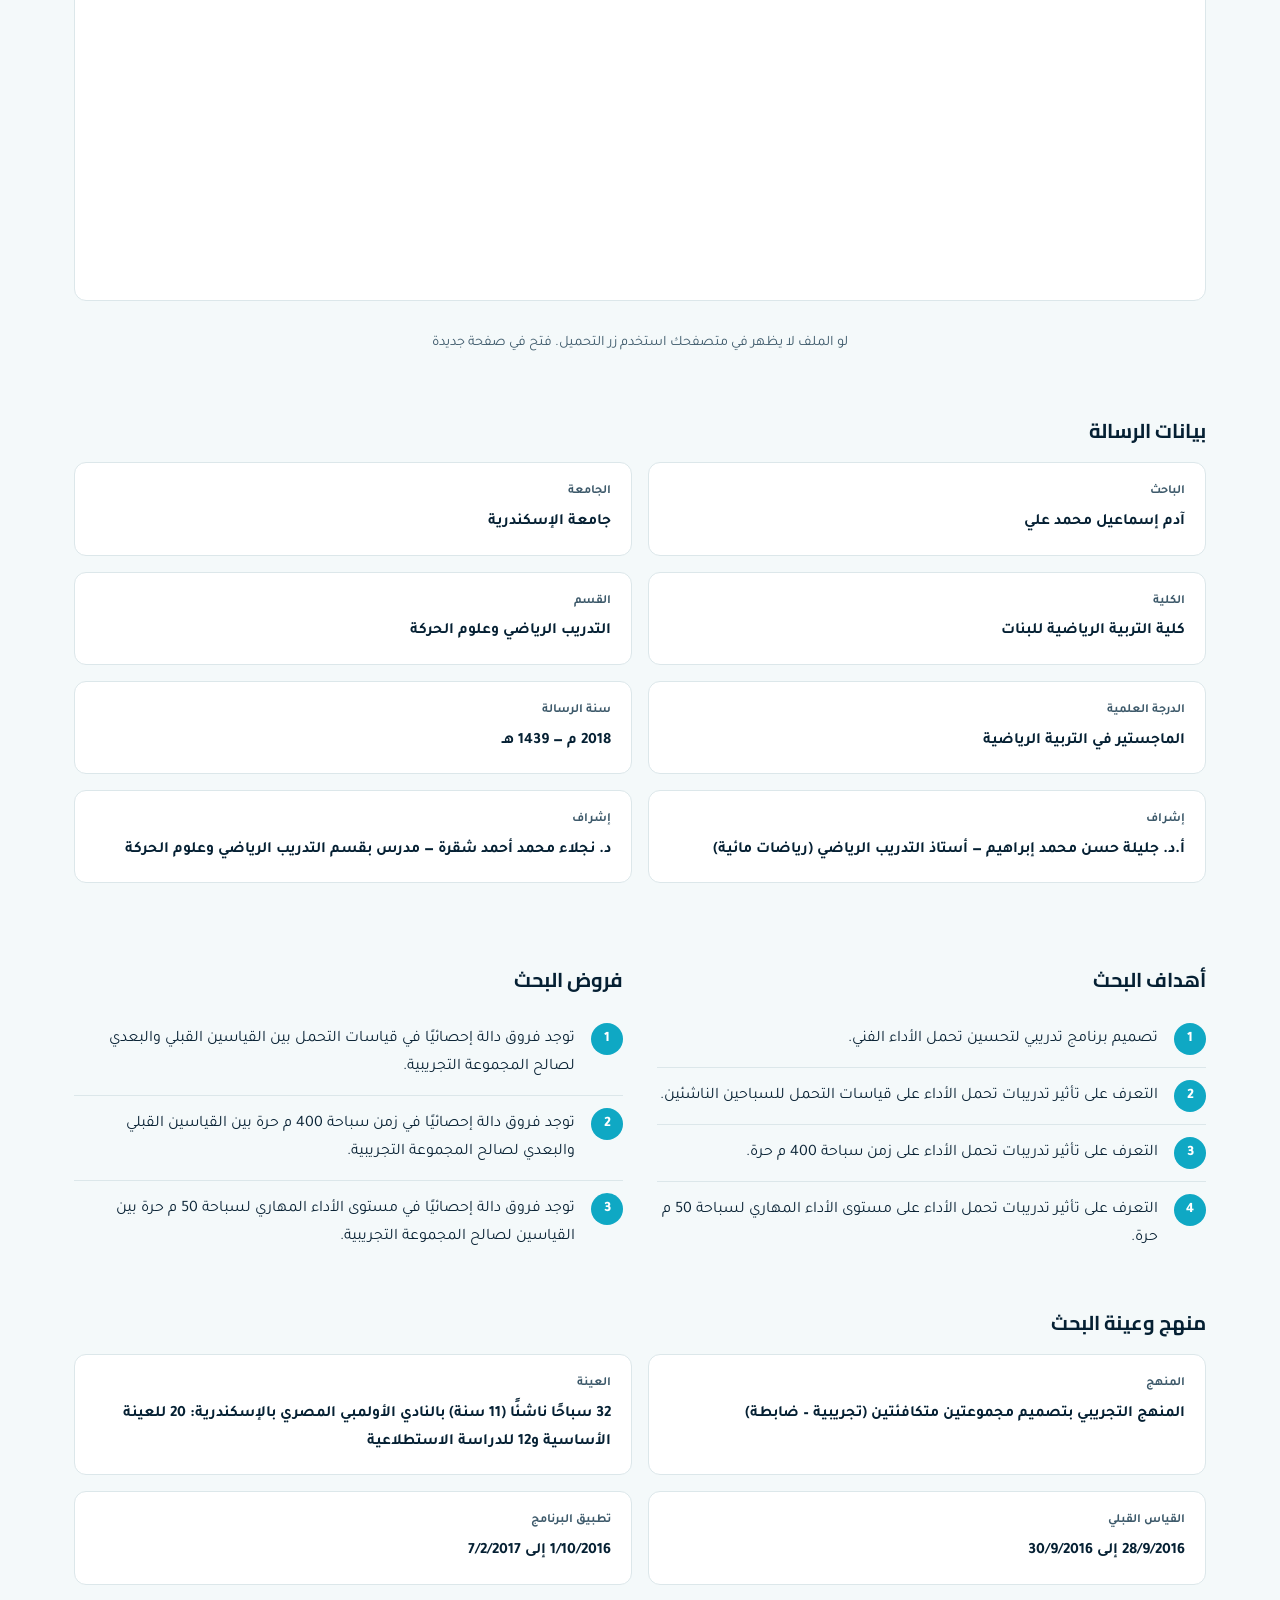
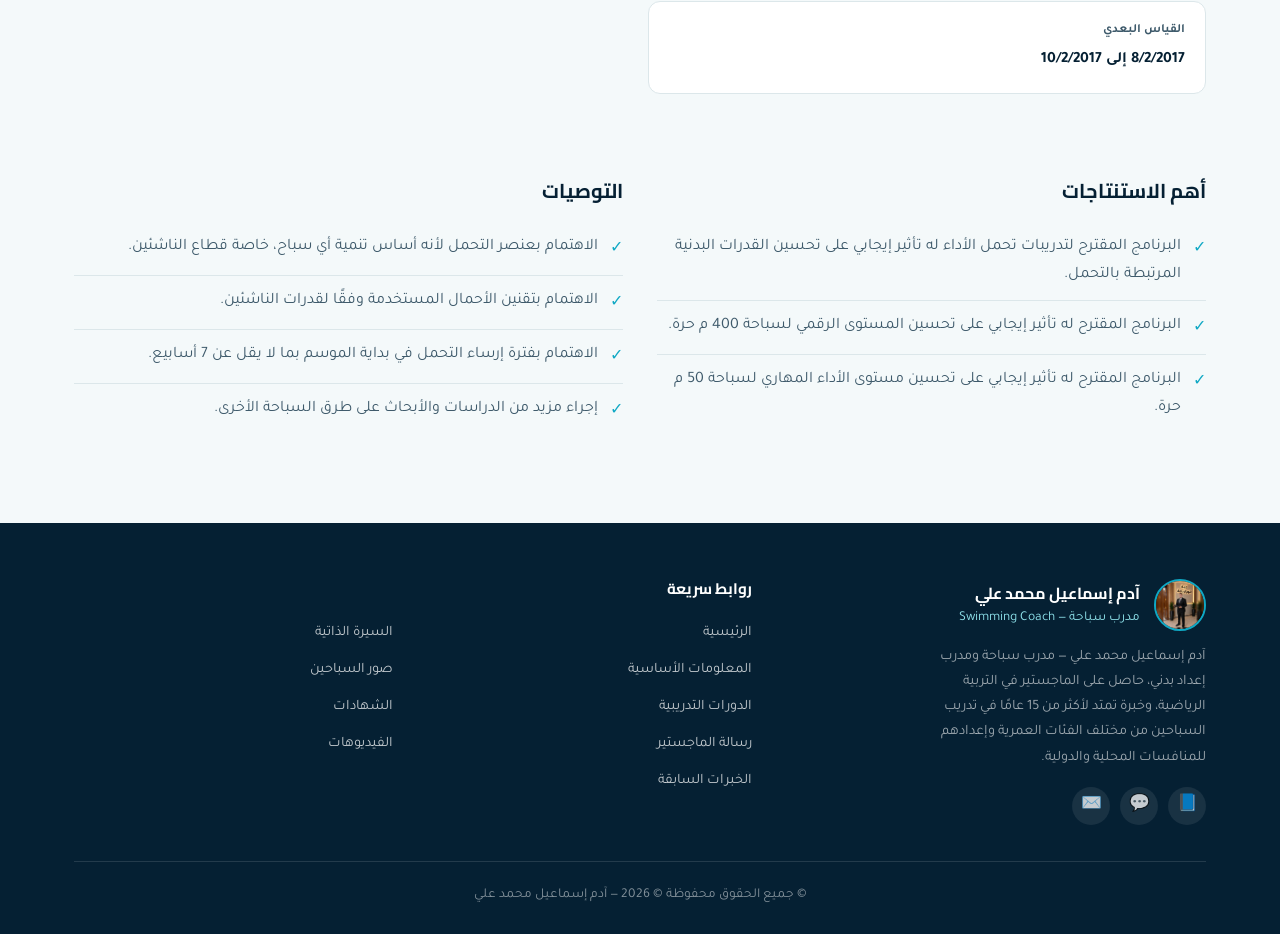
<file: thesis.html>
<!DOCTYPE html>
<html lang="ar" dir="rtl">
<head>
<meta charset="UTF-8">
<meta name="viewport" content="width=device-width, initial-scale=1.0">
<title>رسالة الماجستير | آدم إسماعيل</title>
<link rel="icon" href="data:image/svg+xml,<svg xmlns=%22http://www.w3.org/2000/svg%22 viewBox=%220 0 100 100%22><text y=%22.9em%22 font-size=%2290%22>🏊</text></svg>">
<link rel="stylesheet" href="css/style.css">
</head>
<body data-page-title="thesisPage.title">

<header class="site-header" id="site-header"></header>

<main>
  <section class="page-header">
    <div class="container">
      <span class="page-crumb" data-i18n="nav.home">الرئيسية</span>
      <h1 data-i18n="thesisPage.title">رسالة الماجستير</h1>
      <p data-i18n="thesisPage.subtitle">بحث علمي في تدريب السباحة</p>
    </div>
  </section>

  <section class="section section-sand" style="padding-top:56px;">
    <div class="container">

      <div class="thesis-title-box">
        <span class="eyebrow" data-i18n="thesisPage.eyebrow">البحث العلمي</span>
        <h2 id="thesisName"></h2>
        <p id="thesisAbstract"></p>
      </div>

      <h3 class="thesis-sub" data-i18n="thesisPage.docsTitle">ملفات الرسالة</h3>
      <div class="thesis-cols" id="thesisDocs"></div>

      <h3 class="thesis-sub" data-i18n="thesisPage.viewerTitle">معاينة الملف</h3>
      <div class="thesis-tabs" id="thesisTabs"></div>
      <div id="thesisViewer"></div>

      <h3 class="thesis-sub" data-i18n="thesisPage.detailsTitle">بيانات الرسالة</h3>
      <div class="field-grid" id="thesisFields"></div>

      <div class="thesis-cols" style="margin-top:10px;">
        <div>
          <h3 class="thesis-sub" data-i18n="thesisPage.objectivesTitle">أهداف البحث</h3>
          <ol class="num-list" id="thesisObjectives"></ol>
        </div>
        <div>
          <h3 class="thesis-sub" data-i18n="thesisPage.hypothesesTitle">فروض البحث</h3>
          <ol class="num-list" id="thesisHypotheses"></ol>
        </div>
      </div>

      <h3 class="thesis-sub" data-i18n="thesisPage.methodTitle">منهج وعينة البحث</h3>
      <div class="field-grid" id="thesisMethod"></div>

      <div class="thesis-cols" style="margin-top:10px;">
        <div>
          <h3 class="thesis-sub" data-i18n="thesisPage.conclusionsTitle">أهم الاستنتاجات</h3>
          <ul class="check-list" id="thesisConclusions"></ul>
        </div>
        <div>
          <h3 class="thesis-sub" data-i18n="thesisPage.recommendationsTitle">التوصيات</h3>
          <ul class="check-list" id="thesisRecs"></ul>
        </div>
      </div>

    </div>
  </section>
</main>

<footer class="site-footer" id="site-footer"></footer>

<script src="js/translations.js"></script>
<script src="js/main.js"></script>
<script>
let activeDoc = null;

function renderPageContent(lang){
  const T = SITE_DATA.thesis[lang];
  const P = SITE_DATA.thesisPage[lang];

  document.getElementById('thesisName').textContent = T.name;
  document.getElementById('thesisAbstract').textContent = T.abstract;

  const fieldHtml = f => {
    const isNumeric = /^[0-9+\/ ]+$/.test(f.value.trim());
    return `<div class="field-card"><div class="label">${f.label}</div><div class="value${isNumeric ? ' ltr-num' : ''}">${f.value}</div></div>`;
  };
  document.getElementById('thesisFields').innerHTML = T.fields.map(fieldHtml).join('');
  document.getElementById('thesisMethod').innerHTML = T.method.map(fieldHtml).join('');

  const li = a => a.map(x => `<li>${x}</li>`).join('');
  const chk = a => a.map(x => `<li><span class="ic">✓</span><span>${x}</span></li>`).join('');
  document.getElementById('thesisObjectives').innerHTML = li(T.objectives);
  document.getElementById('thesisHypotheses').innerHTML = li(T.hypotheses);
  document.getElementById('thesisConclusions').innerHTML = chk(T.conclusions);
  document.getElementById('thesisRecs').innerHTML = chk(T.recommendations);

  document.getElementById('thesisDocs').innerHTML = T.docs.map((d, i) => `
    <div class="thesis-doc">
      <div class="doc-icon">📄</div>
      <span class="badge">${d.badge}</span>
      <h3>${d.title}</h3>
      <p>${d.desc}</p>
      <div class="doc-actions">
        <button class="btn btn-dark" data-view="${i}">${P.viewBtn}</button>
        <a class="btn btn-primary" href="${d.file}" download>${P.downloadBtn}</a>
      </div>
    </div>`).join('');

  // tabs + viewer; default = document matching the current language
  if (activeDoc === null) activeDoc = (lang === 'ar') ? 0 : 1;
  document.getElementById('thesisTabs').innerHTML =
    [P.tabAr, P.tabEn].map((t, i) =>
      `<button class="thesis-tab${i === activeDoc ? ' active' : ''}" data-tab="${i}">${t}</button>`).join('');
  renderViewer(lang);

  document.querySelectorAll('[data-tab]').forEach(b => b.addEventListener('click', () => {
    activeDoc = +b.dataset.tab; renderPageContent(getCurrentLang());
  }));
  document.querySelectorAll('[data-view]').forEach(b => b.addEventListener('click', () => {
    activeDoc = +b.dataset.view; renderPageContent(getCurrentLang());
    document.getElementById('thesisTabs').scrollIntoView({behavior:'smooth', block:'start'});
  }));
}

function renderViewer(lang){
  const T = SITE_DATA.thesis[lang], P = SITE_DATA.thesisPage[lang];
  const f = T.docs[activeDoc].file;
  document.getElementById('thesisViewer').innerHTML =
    `<iframe class="pdf-frame" src="${f}#view=FitH" title="${T.docs[activeDoc].title}"></iframe>
     <p class="pdf-fallback">${P.pdfFallback} <a href="${f}" target="_blank" rel="noopener">${P.openNew}</a></p>`;
}
function getCurrentLang(){ return document.documentElement.getAttribute('lang') || 'ar'; }
window.renderPageContent = renderPageContent;
</script>
</body>
</html>
</file>
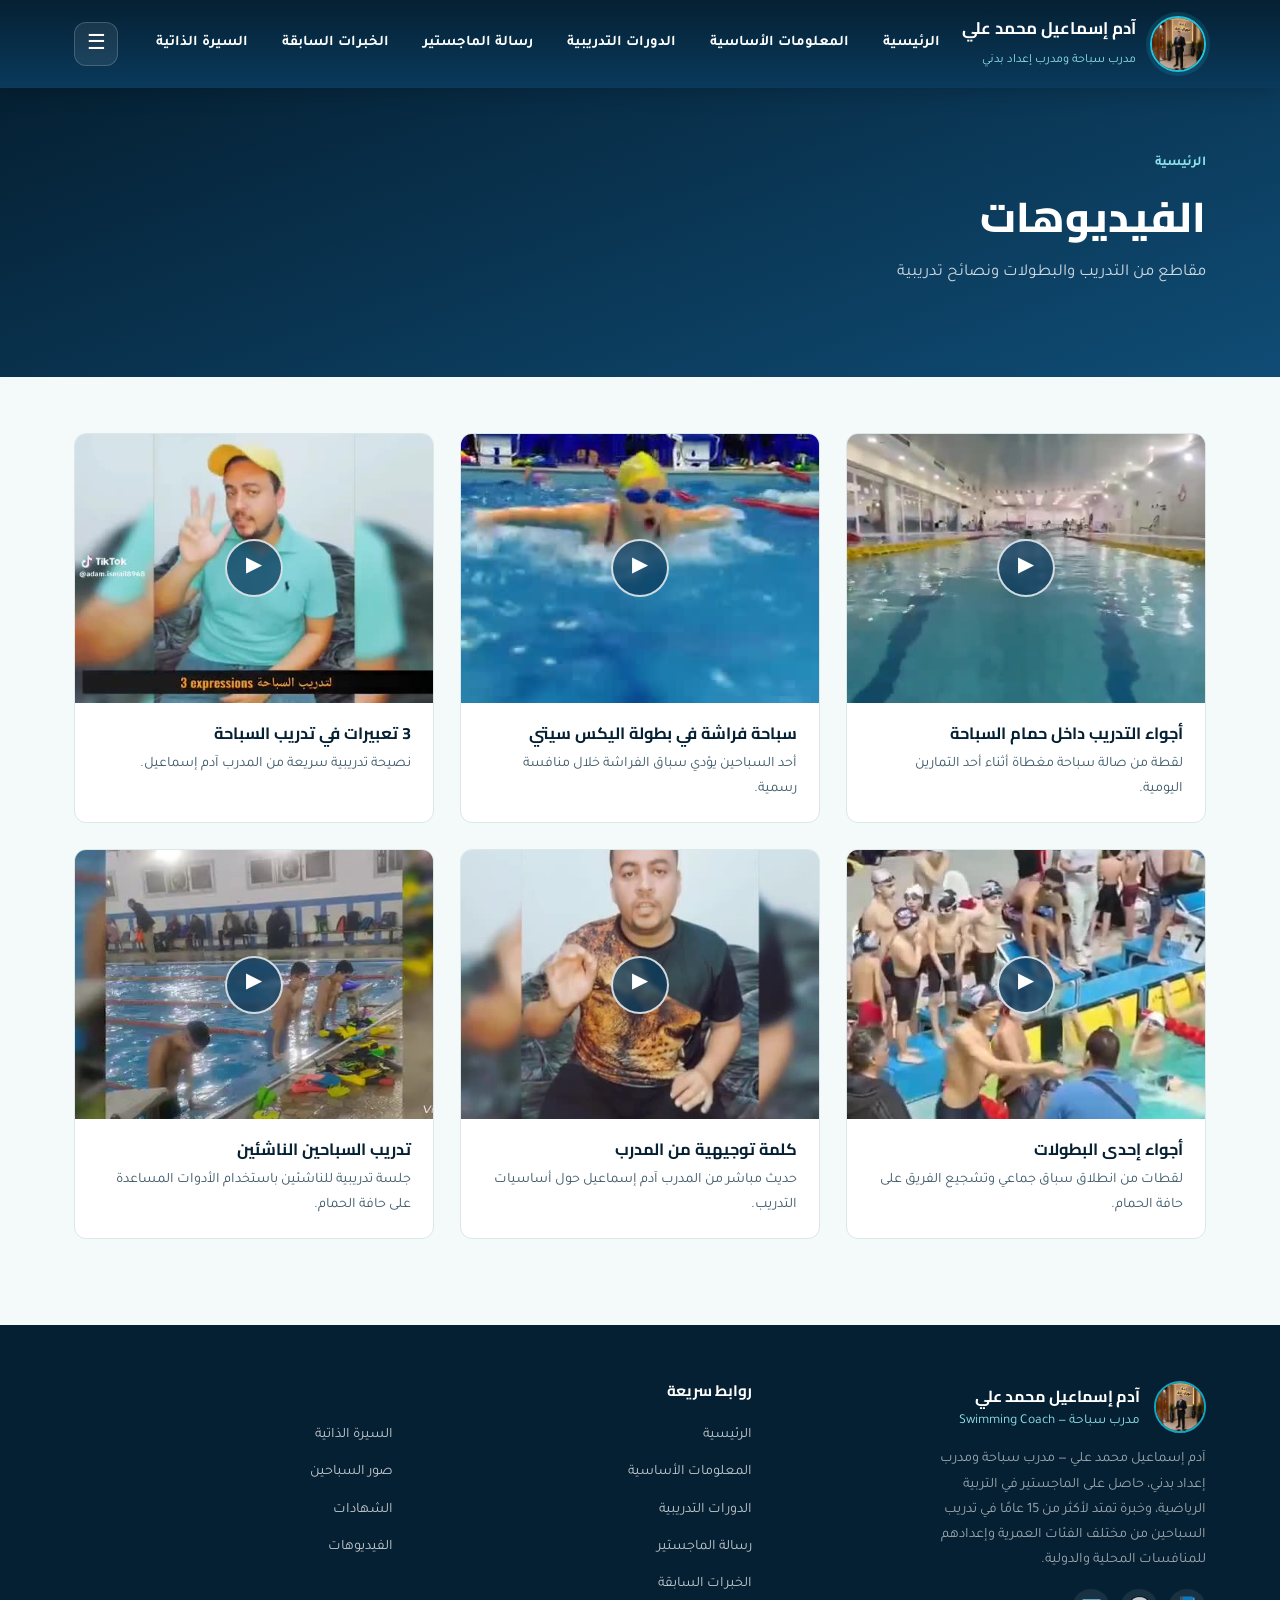
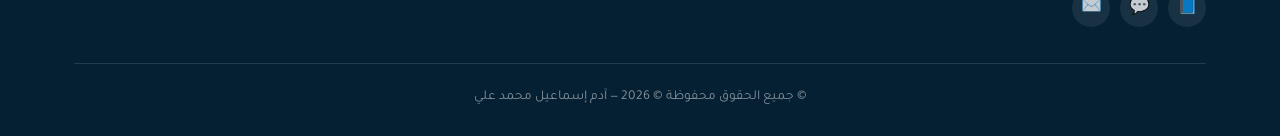
<file: videos.html>
<!DOCTYPE html>
<html lang="ar" dir="rtl">
<head>
<meta charset="UTF-8">
<meta name="viewport" content="width=device-width, initial-scale=1.0">
<title>الفيديوهات | آدم إسماعيل</title>
<link rel="icon" href="data:image/svg+xml,<svg xmlns=%22http://www.w3.org/2000/svg%22 viewBox=%220 0 100 100%22><text y=%22.9em%22 font-size=%2290%22>🏊</text></svg>">
<link rel="stylesheet" href="css/style.css">
</head>
<body data-page-title="videosPage.title">

<header class="site-header" id="site-header"></header>

<main>
  <section class="page-header">
    <div class="container">
      <span class="page-crumb" data-i18n="nav.home">الرئيسية</span>
      <h1 data-i18n="videosPage.title">الفيديوهات</h1>
      <p data-i18n="videosPage.subtitle">مقاطع من التدريب</p>
    </div>
  </section>

  <section class="section section-sand" style="padding-top:56px;">
    <div class="container">
      <div class="grid-3" id="videosGrid"></div>
    </div>
  </section>
</main>

<footer class="site-footer" id="site-footer"></footer>

<script src="js/translations.js"></script>
<script src="js/main.js"></script>
<script>
function renderPageContent(lang){
  const list = SITE_DATA.videos[lang];
  document.getElementById('videosGrid').innerHTML = list.map(v => `
    <div class="card video-card" onclick="openVideoLightbox('${v.src}', '${escapeStr(v.title)}', '${escapeStr(v.desc)}')">
      <div class="card-media">
        <img src="${v.thumb}" alt="${v.title}" loading="lazy">
        <div class="play-badge"><span>▶</span></div>
      </div>
      <div class="card-body">
        <h3>${v.title}</h3>
        <p>${v.desc}</p>
      </div>
    </div>
  `).join('');
}
function escapeStr(s){ return (s||'').replace(/'/g, "\\'"); }
window.renderPageContent = renderPageContent;
</script>
</body>
</html>
</file>
<file: css/style.css>
/* =====================================================================
   Adam Ismail — Swimming Coach Portfolio
   Design tokens: deep navy + aqua/cyan + warm sand, wave-inspired dividers
   ===================================================================== */

/* ---------- Fonts ---------- */
@import url('https://fonts.googleapis.com/css2?family=Cairo:wght@400;600;700;800&family=Tajawal:wght@300;400;500;700&family=Poppins:wght@500;600;700;800&family=Inter:wght@400;500;600;700&family=Noto+Sans+SC:wght@400;500;700&family=Noto+Sans+JP:wght@400;500;700&display=swap');

/* ---------- Tokens ---------- */
:root{
  --navy-deep:#052033;
  --navy:#0A3A5C;
  --navy-soft:#0F4C75;
  --aqua:#0FA8C4;
  --aqua-bright:#20C4DE;
  --cyan-light:#8FE3EC;
  --sand:#F4F9FA;
  --sand-deep:#E7F1F3;
  --white:#FFFFFF;
  --ink:#0B2436;
  --ink-soft:#3E5A6B;
  --gold:#C8A24C;
  --line:#DCE7EA;

  --radius-sm:6px;
  --radius-md:12px;
  --radius-lg:22px;

  --shadow-1:0 6px 24px rgba(6,36,54,.08);
  --shadow-2:0 14px 40px rgba(6,36,54,.14);

  --container:1180px;
  --header-h:88px;
}

html[lang="ar"]{
  --font-head:'Cairo', 'Tajawal', sans-serif;
  --font-body:'Tajawal', 'Cairo', sans-serif;
}
html:not([lang="ar"]){
  --font-head:'Poppins', 'Inter', sans-serif;
  --font-body:'Inter', 'Poppins', sans-serif;
}
html[lang="ru"]{ --font-head:'Inter', 'Poppins', sans-serif; }
html[lang="zh"]{ --font-head:'Noto Sans SC', 'Poppins', sans-serif; --font-body:'Noto Sans SC', 'Inter', sans-serif; }
html[lang="ja"]{ --font-head:'Noto Sans JP', 'Poppins', sans-serif; --font-body:'Noto Sans JP', 'Inter', sans-serif; }

*{box-sizing:border-box;}
html{scroll-behavior:smooth;}
body{
  margin:0;
  background:var(--sand);
  color:var(--ink);
  font-family:var(--font-body);
  font-size:16px;
  line-height:1.75;
  -webkit-font-smoothing:antialiased;
}
img{max-width:100%; display:block;}
a{color:inherit; text-decoration:none;}
ul{margin:0; padding:0; list-style:none;}
h1,h2,h3,h4{font-family:var(--font-head); margin:0; color:var(--navy-deep); line-height:1.3;}
p{margin:0;}
button{font-family:inherit; cursor:pointer;}

.container{
  max-width:var(--container);
  margin:0 auto;
  padding:0 24px;
}

@media (prefers-reduced-motion: reduce){
  *{animation-duration:.001ms !important; transition-duration:.001ms !important;}
}

/* ---------- Focus states ---------- */
a:focus-visible, button:focus-visible, input:focus-visible{
  outline:3px solid var(--aqua-bright);
  outline-offset:2px;
}

/* ================= HEADER ================= */
.site-header{
  position:sticky; top:0; z-index:200;
  background:linear-gradient(180deg, var(--navy-deep), var(--navy));
  color:var(--white);
  box-shadow:0 4px 20px rgba(0,0,0,.18);
}
.header-inner{
  display:flex;
  align-items:center;
  justify-content:space-between;
  gap:24px;
  padding:14px 24px;
  max-width:var(--container);
  margin:0 auto;
}
.brand{
  display:flex;
  align-items:center;
  gap:14px;
  min-width:0;
}
.brand-photo{
  width:56px; height:56px;
  border-radius:50%;
  overflow:hidden;
  border:2.5px solid var(--aqua-bright);
  flex:none;
  box-shadow:0 0 0 4px rgba(32,196,222,.15);
}
.brand-photo img{width:100%; height:100%; object-fit:cover;}
.brand-text{min-width:0;}
.brand-name{font-family:var(--font-head); font-weight:700; font-size:1.05rem; white-space:nowrap;}
.brand-role{font-size:.78rem; color:var(--cyan-light); white-space:nowrap; overflow:hidden; text-overflow:ellipsis;}

.main-nav{
  display:flex;
  align-items:center;
  gap:6px;
  flex-wrap:nowrap;
}
.main-nav a{
  padding:10px 14px;
  border-radius:999px;
  font-size:.92rem;
  font-weight:600;
  white-space:nowrap;
  transition:background .2s, color .2s;
}
.main-nav a:hover, .main-nav a.active{
  background:rgba(32,196,222,.18);
  color:var(--aqua-bright);
}

.menu-toggle{
  background:rgba(255,255,255,.08);
  border:1px solid rgba(255,255,255,.18);
  color:var(--white);
  width:44px; height:44px;
  border-radius:12px;
  display:flex; align-items:center; justify-content:center;
  flex:none;
  font-size:1.3rem;
  position:relative;
}
.menu-toggle:hover{background:rgba(255,255,255,.16);}

.dropdown-panel{
  position:absolute;
  top:calc(100% + 10px);
  inset-inline-end:24px;
  background:var(--white);
  color:var(--ink);
  border-radius:var(--radius-md);
  box-shadow:var(--shadow-2);
  min-width:250px;
  padding:10px;
  opacity:0;
  transform:translateY(-8px);
  pointer-events:none;
  transition:opacity .2s ease, transform .2s ease;
  z-index:300;
}
.dropdown-panel.open{
  opacity:1;
  transform:translateY(0);
  pointer-events:auto;
}
.dropdown-panel a{
  display:flex;
  align-items:center;
  gap:10px;
  padding:12px 14px;
  border-radius:var(--radius-sm);
  font-weight:600;
  font-size:.95rem;
  color:var(--navy-deep);
}
.dropdown-panel a:hover{background:var(--sand-deep); color:var(--aqua);}
.dropdown-divider{height:1px; background:var(--line); margin:8px 6px;}

.mobile-nav-toggle{display:none;}

/* Mobile nav drawer */
.mobile-drawer{
  position:fixed; inset:0;
  background:rgba(5,32,51,.55);
  z-index:400;
  opacity:0; pointer-events:none;
  transition:opacity .25s ease;
}
.mobile-drawer.open{opacity:1; pointer-events:auto;}
.mobile-drawer-panel{
  position:absolute; top:0; inset-inline-end:0;
  width:min(320px, 86vw); height:100%;
  background:var(--navy-deep);
  padding:24px;
  transform:translateX(100%);
  transition:transform .3s ease;
  overflow-y:auto;
}
html[dir="rtl"] .mobile-drawer-panel{transform:translateX(-100%);}
.mobile-drawer.open .mobile-drawer-panel{transform:translateX(0);}
.mobile-drawer-close{
  color:var(--white); background:none; border:none; font-size:1.6rem;
  float:inline-end; margin-bottom:10px;
}
.mobile-drawer a{
  display:block; color:var(--white); padding:13px 6px;
  border-bottom:1px solid rgba(255,255,255,.08);
  font-weight:600;
}
.mobile-drawer .section-label{
  color:var(--cyan-light); font-size:.75rem; text-transform:uppercase;
  letter-spacing:.06em; margin:18px 0 6px; padding:0 6px;
}

/* ================= BUTTONS ================= */
.btn{
  display:inline-flex; align-items:center; gap:8px;
  padding:14px 26px;
  border-radius:999px;
  font-weight:700;
  font-size:.95rem;
  border:2px solid transparent;
  transition:transform .2s ease, box-shadow .2s ease, background .2s ease;
}
.btn-primary{
  background:linear-gradient(135deg, var(--aqua), var(--aqua-bright));
  color:var(--white);
  box-shadow:0 10px 28px rgba(15,168,196,.35);
}
.btn-primary:hover{transform:translateY(-2px); box-shadow:0 14px 32px rgba(15,168,196,.45);}
.btn-ghost{
  background:transparent;
  border-color:rgba(255,255,255,.5);
  color:var(--white);
}
.btn-ghost:hover{background:rgba(255,255,255,.12); border-color:var(--white);}
.btn-dark{
  background:var(--navy-deep);
  color:var(--white);
}
.btn-dark:hover{transform:translateY(-2px); box-shadow:var(--shadow-2);}

/* ================= HERO ================= */
.hero{
  position:relative;
  background:linear-gradient(160deg, var(--navy-deep) 0%, var(--navy) 55%, var(--navy-soft) 100%);
  color:var(--white);
  overflow:hidden;
}
.hero-inner{
  max-width:var(--container);
  margin:0 auto;
  padding:76px 24px 110px;
  display:grid;
  grid-template-columns:1.05fr .95fr;
  gap:56px;
  align-items:center;
}
.hero-eyebrow{
  display:inline-flex; align-items:center; gap:8px;
  background:rgba(32,196,222,.15);
  border:1px solid rgba(32,196,222,.4);
  color:var(--cyan-light);
  padding:8px 16px;
  border-radius:999px;
  font-size:.82rem;
  font-weight:600;
  margin-bottom:22px;
}
.hero h1{
  font-size:clamp(2.1rem, 4.2vw, 3.4rem);
  font-weight:800;
  color:var(--white);
  margin-bottom:20px;
}
.hero p.subtitle{
  color:rgba(255,255,255,.82);
  font-size:1.08rem;
  max-width:54ch;
  margin-bottom:34px;
}
.hero-actions{display:flex; gap:14px; flex-wrap:wrap;}

.hero-media{
  position:relative;
  display:grid;
  gap:16px;
}
.hero-media-main{
  border-radius:var(--radius-lg);
  overflow:hidden;
  border:4px solid rgba(255,255,255,.12);
  box-shadow:var(--shadow-2);
  aspect-ratio:4/3;
}
.hero-media-main img{width:100%; height:100%; object-fit:cover;}
.hero-media-tag{
  position:absolute;
  bottom:-18px;
  inset-inline-start:-18px;
  background:var(--white);
  color:var(--navy-deep);
  padding:14px 20px;
  border-radius:var(--radius-md);
  box-shadow:var(--shadow-2);
  font-weight:700;
  font-size:.9rem;
  display:flex; align-items:center; gap:10px;
}
.hero-media-tag .dot{width:10px; height:10px; border-radius:50%; background:var(--aqua); flex:none;}

.wave-divider{
  display:block;
  width:100%;
  line-height:0;
  margin-top:-2px;
}
.wave-divider svg{width:100%; height:auto; display:block;}

/* ================= STATS BAR ================= */
.stats-bar{
  background:var(--white);
  border-bottom:1px solid var(--line);
}
.stats-grid{
  display:grid;
  grid-template-columns:repeat(4, 1fr);
  gap:20px;
  padding:38px 0;
}
.stat-item{text-align:center;}
.stat-number{
  font-family:var(--font-head);
  font-weight:800;
  font-size:clamp(1.5rem, 3vw, 2.2rem);
  color:var(--aqua);
}
.stat-label{color:var(--ink-soft); font-size:.88rem; margin-top:4px;}

/* ================= SECTION GENERIC ================= */
.section{padding:86px 0;}
.section-sand{background:var(--sand);}
.section-white{background:var(--white);}
.section-navy{background:linear-gradient(160deg, var(--navy-deep), var(--navy)); color:var(--white);}

.section-head{
  max-width:680px;
  margin-bottom:48px;
}
.section-head.center{margin-inline:auto; text-align:center;}
.eyebrow{
  color:var(--aqua);
  font-weight:700;
  font-size:.85rem;
  margin-bottom:10px;
  display:block;
}
.section-navy .eyebrow{color:var(--cyan-light);}
.section-title{font-size:clamp(1.6rem, 3vw, 2.3rem); font-weight:800;}
.section-navy .section-title{color:var(--white);}
.section-sub{color:var(--ink-soft); margin-top:14px; font-size:1.02rem;}
.section-navy .section-sub{color:rgba(255,255,255,.75);}

/* Page header (inner pages) */
.page-header{
  background:linear-gradient(160deg, var(--navy-deep), var(--navy-soft));
  color:var(--white);
  padding:64px 0 90px;
  position:relative;
}
.page-header h1{color:var(--white); font-size:clamp(1.9rem, 3.6vw, 2.6rem); font-weight:800;}
.page-header p{color:rgba(255,255,255,.8); margin-top:14px; font-size:1.05rem; max-width:60ch;}
.page-crumb{color:var(--cyan-light); font-size:.85rem; font-weight:600; margin-bottom:14px; display:block;}

/* ================= VISION CARDS ================= */
.vision-layout{
  display:grid;
  grid-template-columns:.9fr 1.1fr;
  gap:56px;
  align-items:center;
}
.vision-image{
  border-radius:var(--radius-lg);
  overflow:hidden;
  box-shadow:var(--shadow-2);
  aspect-ratio:3/4;
}
.vision-image img{width:100%; height:100%; object-fit:cover;}
.vision-statement{
  font-family:var(--font-head);
  font-weight:700;
  font-size:1.3rem;
  color:var(--navy-deep);
  line-height:1.7;
  border-inline-start:4px solid var(--aqua);
  padding-inline-start:20px;
  margin:22px 0 36px;
}
.vision-cards{
  display:grid;
  grid-template-columns:1fr 1fr;
  gap:18px;
}
.vision-card{
  background:var(--white);
  border:1px solid var(--line);
  border-radius:var(--radius-md);
  padding:24px 22px;
  transition:transform .2s ease, box-shadow .2s ease;
}
.vision-card:hover{transform:translateY(-4px); box-shadow:var(--shadow-1);}
.vision-card h3{font-size:1.02rem; margin-bottom:8px; color:var(--navy);}
.vision-card p{color:var(--ink-soft); font-size:.92rem;}
.vision-card .num{
  color:var(--aqua);
  font-family:var(--font-head);
  font-weight:800;
  font-size:.8rem;
  display:block;
  margin-bottom:10px;
}

/* ================= TEASER SPLIT ================= */
.teaser{
  display:grid;
  grid-template-columns:1fr 1fr;
  gap:60px;
  align-items:center;
}
.teaser.reverse .teaser-media{order:2;}
.teaser-media{
  border-radius:var(--radius-lg);
  overflow:hidden;
  box-shadow:var(--shadow-1);
  aspect-ratio:5/4;
}
.teaser-media img{width:100%; height:100%; object-fit:cover;}
.teaser-text h2{margin-bottom:16px;}
.teaser-text p{color:var(--ink-soft); margin-bottom:24px;}

/* ================= CARDS GRID (generic) ================= */
.grid-3{display:grid; grid-template-columns:repeat(3, 1fr); gap:26px;}
.grid-4{display:grid; grid-template-columns:repeat(4, 1fr); gap:22px;}

.card{
  background:var(--white);
  border:1px solid var(--line);
  border-radius:var(--radius-md);
  overflow:hidden;
  transition:transform .2s ease, box-shadow .2s ease;
}
.card:hover{transform:translateY(-5px); box-shadow:var(--shadow-2);}
.card-media{aspect-ratio:4/3; overflow:hidden; background:var(--sand-deep); position:relative;}
.card-media img{width:100%; height:100%; object-fit:cover; transition:transform .35s ease;}
.card:hover .card-media img{transform:scale(1.06);}
.card-body{padding:20px 22px;}
.card-tag{color:var(--aqua); font-weight:700; font-size:.78rem; margin-bottom:6px; display:block;}
.card-body h3{font-size:1.02rem; margin-bottom:8px;}
.card-body p{color:var(--ink-soft); font-size:.9rem;}

/* ================= BASIC INFO FIELDS ================= */
.info-layout{
  display:grid;
  grid-template-columns:.85fr 1.15fr;
  gap:48px;
  align-items:start;
}
.info-photo-card{
  background:var(--white);
  border-radius:var(--radius-lg);
  box-shadow:var(--shadow-1);
  overflow:hidden;
  border:1px solid var(--line);
  position:sticky;
  top:calc(var(--header-h) + 24px);
}
.info-photo-card img{aspect-ratio:3/4; object-fit:cover;}
.info-photo-card .pad{padding:22px;}
.info-photo-card h3{font-size:1.1rem;}
.info-photo-card .role{color:var(--aqua); font-weight:600; font-size:.92rem; margin-top:4px;}

.field-grid{
  display:grid;
  grid-template-columns:1fr 1fr;
  gap:16px;
  margin-bottom:40px;
}
.field-card{
  background:var(--white);
  border:1px solid var(--line);
  border-radius:var(--radius-md);
  padding:18px 20px;
}
.field-card .label{color:var(--ink-soft); font-size:.78rem; font-weight:600; margin-bottom:6px;}
.field-card .value{font-weight:700; color:var(--navy-deep); font-size:.98rem;}

.pill-list{display:flex; flex-wrap:wrap; gap:10px;}
.pill{
  background:var(--sand-deep);
  border:1px solid var(--line);
  color:var(--navy);
  padding:10px 16px;
  border-radius:999px;
  font-size:.88rem;
  font-weight:600;
}

/* Force LTR display for phone numbers / emails inside RTL text (bidi fix) */
.ltr-num{ direction:ltr; unicode-bidi:embed; display:inline-block; }

.check-list li{
  display:flex; gap:12px; align-items:flex-start;
  padding:11px 0;
  border-bottom:1px solid var(--line);
  color:var(--ink-soft);
}
.check-list li:last-child{border-bottom:none;}
.check-list .ic{color:var(--aqua); flex:none; margin-top:3px;}

/* ================= TIMELINE (experience) ================= */
.timeline{
  position:relative;
  padding-inline-start:32px;
  border-inline-start:3px solid var(--sand-deep);
}
.timeline-item{
  position:relative;
  padding-bottom:40px;
}
.timeline-item:last-child{padding-bottom:0;}
.timeline-item::before{
  content:"";
  position:absolute;
  inset-inline-start:-42px;
  top:4px;
  width:16px; height:16px;
  border-radius:50%;
  background:var(--aqua);
  border:3px solid var(--white);
  box-shadow:0 0 0 3px var(--aqua);
}
.timeline-period{
  display:inline-block;
  background:var(--navy-deep);
  color:var(--cyan-light);
  font-weight:700;
  font-size:.8rem;
  padding:5px 14px;
  border-radius:999px;
  margin-bottom:10px;
}
.timeline-item h3{font-size:1.08rem; margin-bottom:4px;}
.timeline-item .role{color:var(--aqua); font-weight:600; font-size:.92rem; margin-bottom:8px;}
.timeline-item p{color:var(--ink-soft); font-size:.94rem;}

.extra-experience{
  background:var(--white);
  border:1px solid var(--line);
  border-radius:var(--radius-lg);
  padding:34px 36px;
  margin-top:56px;
}
.extra-experience h3{margin-bottom:20px; font-size:1.2rem;}
.extra-grid{
  columns:2;
  column-gap:32px;
}
.extra-grid li{
  break-inside:avoid;
  padding:9px 0;
  color:var(--ink-soft);
  font-size:.93rem;
  display:flex; gap:10px;
}
.extra-grid li::before{content:"🏊"; flex:none; font-size:.8rem;}

/* ================= CV PAGE ================= */
.cv-wrap{
  background:var(--white);
  border-radius:var(--radius-lg);
  border:1px solid var(--line);
  box-shadow:var(--shadow-1);
  padding:46px;
}
.cv-top{
  display:flex;
  align-items:center;
  gap:22px;
  padding-bottom:28px;
  margin-bottom:34px;
  border-bottom:2px solid var(--sand-deep);
  flex-wrap:wrap;
  justify-content:space-between;
}
.cv-top-id{display:flex; align-items:center; gap:18px;}
.cv-photo{width:84px; height:84px; border-radius:50%; overflow:hidden; border:3px solid var(--aqua);}
.cv-photo img{width:100%; height:100%; object-fit:cover;}
.cv-section{margin-bottom:34px;}
.cv-section:last-child{margin-bottom:0;}
.cv-section h2{font-size:1.15rem; color:var(--aqua); margin-bottom:16px; padding-bottom:8px; border-bottom:1px solid var(--line);}
.cv-row{display:flex; justify-content:space-between; gap:16px; padding:9px 0; border-bottom:1px dashed var(--line); font-size:.94rem;}
.cv-row:last-child{border-bottom:none;}
.cv-row .k{color:var(--ink-soft);}
.cv-row .v{font-weight:700; color:var(--navy-deep); text-align:end;}
.qual-item{padding:14px 0; border-bottom:1px solid var(--line);}
.qual-item:last-child{border-bottom:none;}
.qual-item .degree{font-weight:700; color:var(--navy-deep);}
.qual-item .place{color:var(--ink-soft); font-size:.9rem; margin-top:3px;}
.qual-item .year{color:var(--aqua); font-size:.85rem; font-weight:700; margin-top:3px;}
.research-box{
  background:var(--sand-deep);
  border-inline-start:4px solid var(--aqua);
  border-radius:var(--radius-sm);
  padding:20px 22px;
  font-size:.94rem;
  color:var(--ink-soft);
  line-height:1.8;
}

/* ================= LIGHTBOX / MODAL ================= */
.lightbox{
  position:fixed; inset:0; z-index:1000;
  background:rgba(5,20,32,.92);
  display:flex; align-items:center; justify-content:center;
  padding:40px 20px;
  opacity:0; pointer-events:none;
  transition:opacity .25s ease;
}
.lightbox.open{opacity:1; pointer-events:auto;}
.lightbox-content{
  max-width:900px; width:100%;
  max-height:88vh;
  background:var(--white);
  border-radius:var(--radius-md);
  overflow:hidden;
  display:flex;
  flex-direction:column;
}
.lightbox-media{
  background:#000;
  display:flex; align-items:center; justify-content:center;
  max-height:70vh;
  overflow:hidden;
}
.lightbox-media img, .lightbox-media video{max-height:70vh; width:100%; object-fit:contain;}
.lightbox-caption{padding:18px 24px;}
.lightbox-caption h4{font-size:1.02rem; margin-bottom:4px;}
.lightbox-caption p{color:var(--ink-soft); font-size:.88rem;}
.lightbox-close{
  position:absolute; top:20px; inset-inline-end:24px;
  width:44px; height:44px; border-radius:50%;
  background:rgba(255,255,255,.12);
  border:1px solid rgba(255,255,255,.3);
  color:var(--white);
  font-size:1.3rem;
  display:flex; align-items:center; justify-content:center;
}
.lightbox-close:hover{background:rgba(255,255,255,.22);}

/* ================= VIDEO CARD ================= */
.video-card .card-media{position:relative; cursor:pointer;}
.play-badge{
  position:absolute; inset:0;
  display:flex; align-items:center; justify-content:center;
}
.play-badge span{
  width:58px; height:58px;
  border-radius:50%;
  background:rgba(10,58,92,.75);
  border:2px solid rgba(255,255,255,.8);
  display:flex; align-items:center; justify-content:center;
  color:var(--white);
  font-size:1.3rem;
  backdrop-filter:blur(2px);
  transition:transform .2s ease, background .2s ease;
}
.video-card:hover .play-badge span{transform:scale(1.08); background:var(--aqua);}

/* ================= CONTACT ================= */
.contact-grid{
  display:grid;
  grid-template-columns:repeat(3, 1fr);
  gap:20px;
}
.contact-card{
  background:rgba(255,255,255,.06);
  border:1px solid rgba(255,255,255,.16);
  border-radius:var(--radius-md);
  padding:26px 24px;
  display:flex;
  align-items:center;
  gap:16px;
  transition:transform .2s ease, background .2s ease;
}
.contact-card:hover{transform:translateY(-4px); background:rgba(255,255,255,.1);}
.contact-icon{
  width:48px; height:48px;
  border-radius:12px;
  background:linear-gradient(135deg, var(--aqua), var(--aqua-bright));
  display:flex; align-items:center; justify-content:center;
  font-size:1.3rem;
  flex:none;
}
.contact-card .label{color:var(--cyan-light); font-size:.78rem; font-weight:600;}
.contact-card .value{color:var(--white); font-weight:700; font-size:.98rem; margin-top:3px; word-break:break-word;}

/* ================= FOOTER ================= */
.site-footer{
  background:var(--navy-deep);
  color:rgba(255,255,255,.75);
  padding:56px 0 26px;
}
.footer-top{
  display:grid;
  grid-template-columns:1.3fr 1fr 1fr;
  gap:40px;
  padding-bottom:36px;
  border-bottom:1px solid rgba(255,255,255,.12);
}
.footer-brand{display:flex; align-items:center; gap:14px; margin-bottom:14px;}
.footer-brand img{width:52px; height:52px; border-radius:50%; object-fit:cover; border:2px solid var(--aqua);}
.footer-brand-name{color:var(--white); font-weight:700; font-family:var(--font-head);}
.footer-brand-role{color:var(--cyan-light); font-size:.85rem;}
.footer-col h4{color:var(--white); font-size:.95rem; margin-bottom:16px;}
.footer-col a{display:block; padding:6px 0; font-size:.9rem; transition:color .2s;}
.footer-col a:hover{color:var(--aqua-bright);}
.footer-social{display:flex; gap:10px; margin-top:16px;}
.footer-social a{
  width:38px; height:38px; border-radius:50%;
  background:rgba(255,255,255,.08);
  display:flex; align-items:center; justify-content:center;
  font-size:1.05rem;
}
.footer-social a:hover{background:var(--aqua);}
.footer-bottom{
  padding-top:22px;
  text-align:center;
  font-size:.85rem;
  color:rgba(255,255,255,.5);
}

/* ================= RESPONSIVE ================= */
@media (max-width: 980px){
  .main-nav{display:none;}
  .mobile-nav-toggle{
    display:flex; align-items:center; justify-content:center;
    width:44px; height:44px; border-radius:12px;
    background:rgba(255,255,255,.08);
    border:1px solid rgba(255,255,255,.18);
    color:var(--white); font-size:1.2rem;
  }
  .hero-inner{grid-template-columns:1fr; padding-bottom:90px;}
  .hero-media{order:-1;}
  .vision-layout{grid-template-columns:1fr;}
  .teaser, .teaser.reverse{grid-template-columns:1fr;}
  .teaser.reverse .teaser-media{order:0;}
  .info-layout{grid-template-columns:1fr;}
  .info-photo-card{position:static; max-width:320px; margin:0 auto 32px;}
  .field-grid{grid-template-columns:1fr;}
  .grid-3{grid-template-columns:repeat(2, 1fr);}
  .grid-4{grid-template-columns:repeat(2, 1fr);}
  .stats-grid{grid-template-columns:repeat(2, 1fr);}
  .contact-grid{grid-template-columns:1fr 1fr;}
  .footer-top{grid-template-columns:1fr; gap:28px;}
  .extra-grid{columns:1;}
}

@media (max-width: 600px){
  .header-inner{padding:12px 16px;}
  .brand-role{display:none;}
  .section{padding:56px 0;}
  .page-header{padding:46px 0 60px;}
  .grid-3, .grid-4{grid-template-columns:1fr 1fr;}
  .stats-grid{grid-template-columns:1fr 1fr;}
  .contact-grid{grid-template-columns:1fr;}
  .hero-media-tag{position:static; margin-top:-40px; margin-inline:14px;}
  .cv-wrap{padding:26px 20px;}
  .cv-row{flex-direction:column; gap:2px;}
  .cv-row .v{text-align:start;}
}

@media (max-width: 420px){
  .grid-3, .grid-4{grid-template-columns:1fr;}
}

/* =====================  Thesis page  ===================== */
.thesis-title-box{background:var(--white); border:1px solid var(--line); border-radius:var(--radius-lg); padding:32px 34px; margin-bottom:34px; border-inline-start:6px solid var(--aqua);}
.thesis-title-box h2{font-size:clamp(1.25rem,2.4vw,1.7rem); color:var(--navy-deep); line-height:1.6; margin-bottom:12px;}
.thesis-title-box p{color:var(--ink-soft);}
.thesis-sub{margin:44px 0 18px; font-size:1.25rem; color:var(--navy-deep);}
.thesis-cols{display:grid; grid-template-columns:1fr 1fr; gap:34px;}
.thesis-doc{display:flex; flex-direction:column; gap:12px; background:var(--white); border:1px solid var(--line); border-radius:var(--radius-lg); padding:26px; transition:transform .25s ease, box-shadow .25s ease;}
.thesis-doc:hover{transform:translateY(-4px); box-shadow:var(--shadow-2);}
.thesis-doc .doc-icon{width:54px; height:54px; border-radius:14px; background:linear-gradient(135deg,var(--aqua),var(--navy-soft)); color:#fff; display:flex; align-items:center; justify-content:center; font-size:1.6rem;}
.thesis-doc h3{font-size:1.1rem; color:var(--navy-deep);}
.thesis-doc p{color:var(--ink-soft); font-size:.92rem; flex:1;}
.thesis-doc .badge{align-self:flex-start; background:var(--sand-deep); color:var(--navy); font-weight:700; font-size:.75rem; padding:4px 12px; border-radius:99px;}
.doc-actions{display:flex; flex-wrap:wrap; gap:10px; margin-top:6px;}
.doc-actions .btn{padding:10px 20px; font-size:.9rem;}
.thesis-tabs{display:flex; flex-wrap:wrap; gap:10px; margin-bottom:14px;}
.thesis-tab{border:1px solid var(--line); background:var(--white); color:var(--navy); font:inherit; font-weight:700; padding:10px 20px; border-radius:99px; cursor:pointer; transition:.2s;}
.thesis-tab.active{background:var(--navy); color:#fff; border-color:var(--navy);}
.pdf-frame{width:100%; height:78vh; min-height:480px; border:1px solid var(--line); border-radius:var(--radius-md); background:var(--white);}
.pdf-fallback{padding:18px; text-align:center; color:var(--ink-soft); font-size:.9rem;}
.num-list{counter-reset:n; list-style:none; padding:0; margin:0;}
.num-list li{counter-increment:n; position:relative; padding:14px 0; padding-inline-start:48px; border-bottom:1px solid var(--line); color:var(--ink);}
.num-list li:last-child{border-bottom:none;}
.num-list li::before{content:counter(n); position:absolute; inset-inline-start:0; top:12px; width:32px; height:32px; border-radius:50%; background:var(--aqua); color:#fff; font-weight:800; display:flex; align-items:center; justify-content:center; font-size:.9rem;}
@media (max-width:860px){ .thesis-cols{grid-template-columns:1fr;} .pdf-frame{height:60vh;} }


/* =====================  Multi-language support  ===================== */
.dropdown-panel{max-height:min(80vh, 560px); overflow-y:auto;}
.dropdown-panel .dd-label{color:var(--ink-soft); font-size:.74rem; font-weight:700; letter-spacing:.05em; padding:6px 14px 2px;}
.dropdown-panel a.lang-item.active{background:var(--sand-deep); color:var(--aqua);}
.mobile-drawer a.active{color:var(--cyan-light);}
html:not([lang="ar"]) .main-nav{gap:2px;}
html:not([lang="ar"]) .main-nav a{padding:10px 11px; font-size:.88rem;}
html[lang="de"] .brand-role, html[lang="ru"] .brand-role{max-width:26ch;}
/* longer labels (German, Russian, ...): switch to the drawer menu earlier */
@media (max-width: 1180px){
  html:not([lang="ar"]):not([lang="en"]) .main-nav{display:none;}
  html:not([lang="ar"]):not([lang="en"]) .mobile-nav-toggle{
    display:flex; align-items:center; justify-content:center;
    width:44px; height:44px; border-radius:12px;
    background:rgba(255,255,255,.08);
    border:1px solid rgba(255,255,255,.18);
    color:var(--white); font-size:1.2rem;
  }
}
</file>
